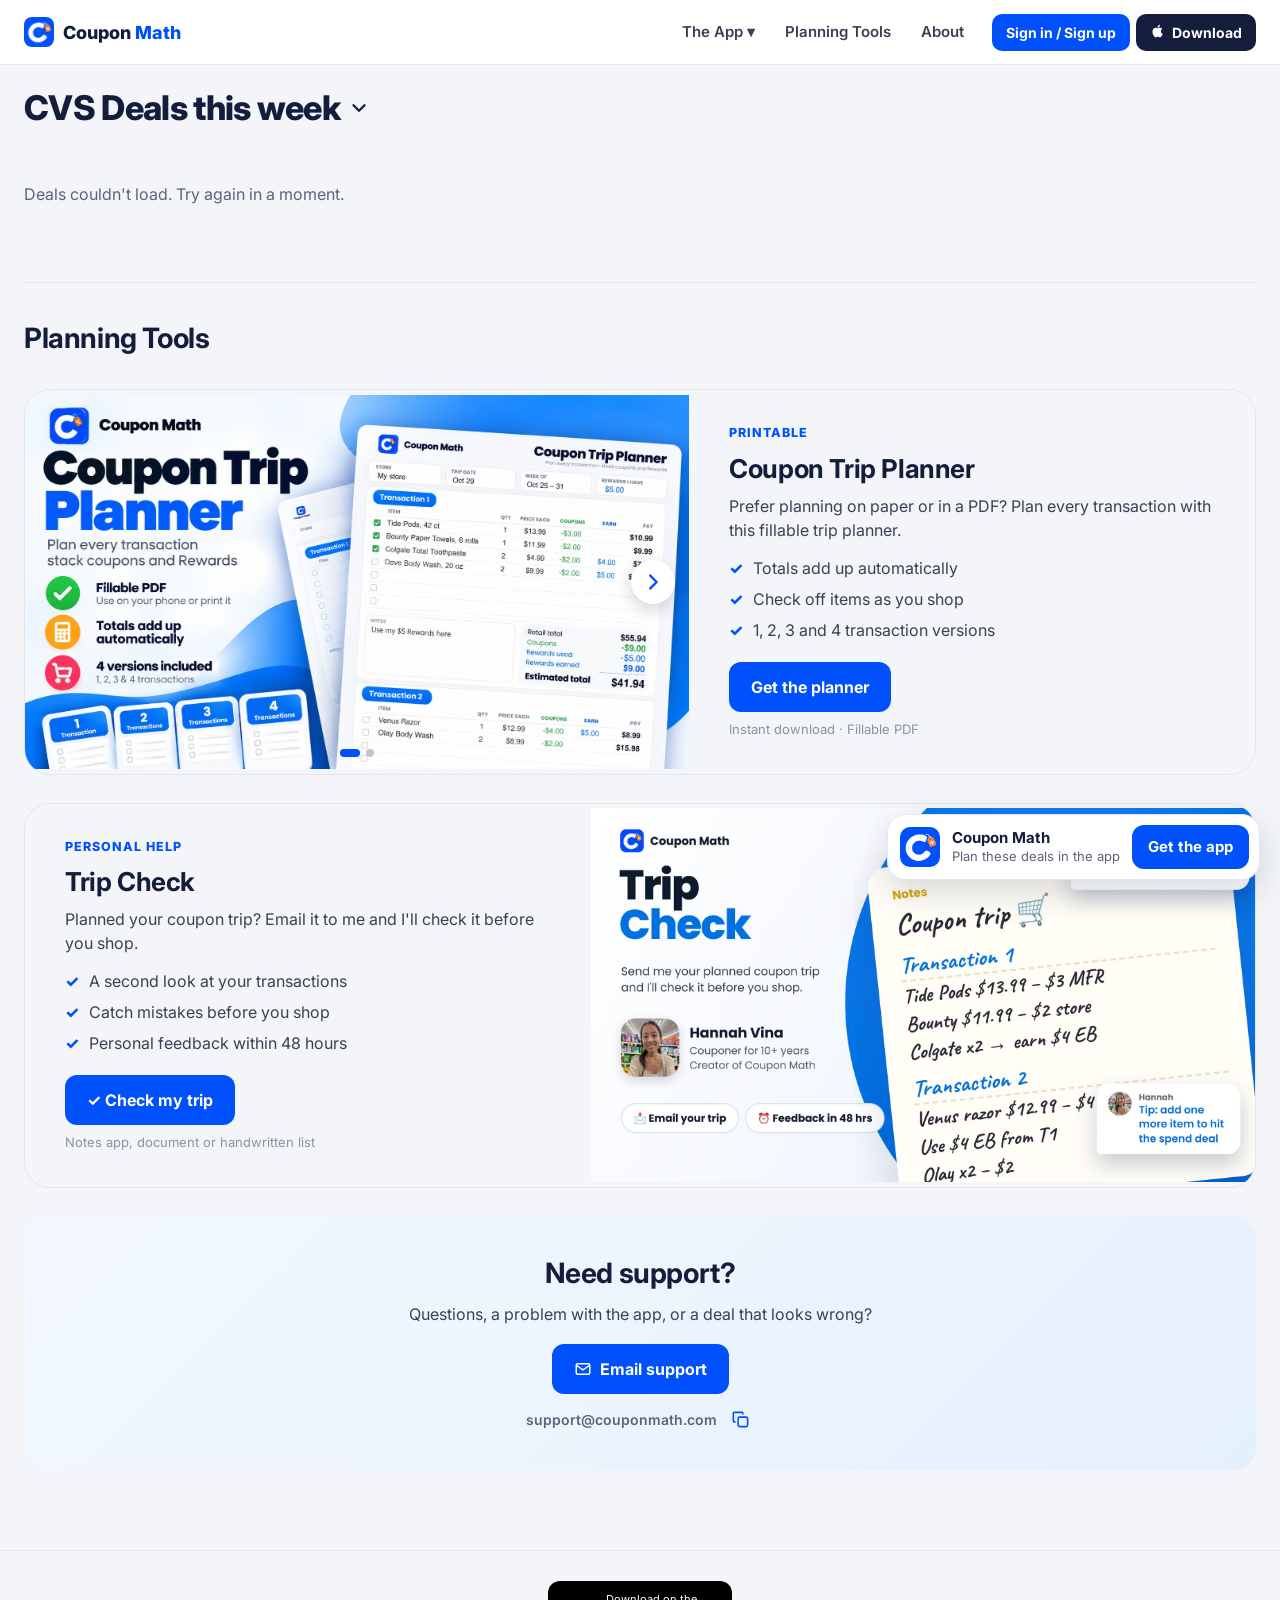
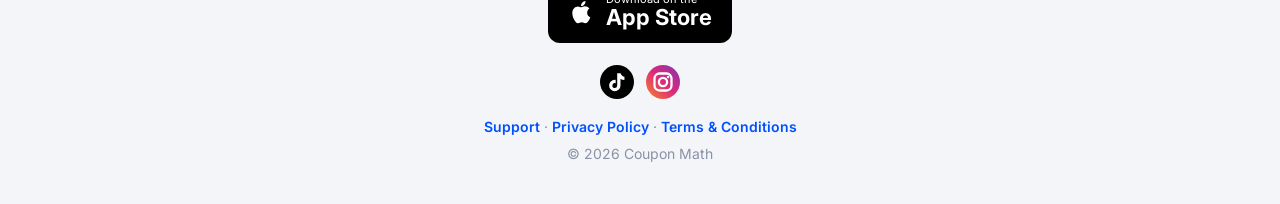
<file: index.html>
<!doctype html>
<html lang="en"><head><meta charset="utf-8"><meta name="viewport" content="width=device-width,initial-scale=1,viewport-fit=cover">
<title>Coupon Math · Plan your coupon trips</title><meta name="description" content="An app that helps you plan your coupon trips. Browse this week's deals, split them into transactions, and see your estimated total and rewards before you shop.">
<link rel="icon" href="/icon.png"><link rel="apple-touch-icon" href="/icon.png">
<meta property="og:title" content="Coupon Math · Plan your coupon trips"><meta property="og:description" content="An app that helps you plan your coupon trips, with estimated totals and rewards before you shop."><meta property="og:url" content="https://couponmath.com"><meta name="twitter:card" content="summary"><meta property="og:image" content="https://couponmath.com/icon.png">
<meta name="apple-itunes-app" content="app-id=6812436686">
<link rel="preconnect" href="https://fonts.googleapis.com"><link rel="stylesheet" href="https://fonts.googleapis.com/css2?family=Inter:wght@400;500;600;700;800&display=swap">
<link rel="stylesheet" href="/assets/site.css?v=26"><link rel="stylesheet" href="/assets/deals.css?v=28">
</head><body data-page="home" class="dealsPage">
<nav class="nav"><div class="wrap">
  <a class="brand" href="/"><img src="/icon.png" alt=""><span>Coupon <span class="lg">Math</span></span></a>
  <div class="links">
    <div class="mi" data-g="app"><button type="button" aria-haspopup="true">The App ▾</button><div class="drop"><div class="in"><a href="/take-a-look"><b>Take a look</b></a><a href="/updates"><b>Updates</b></a></div></div></div>
    <div class="mi" data-g="tools"><a href="/planning-tools">Planning Tools</a></div>
    <div class="mi" data-g="about"><a href="/about">About</a></div>
    <a class="si" href="/app/sign-up">Sign in / Sign up</a>
    <a class="dl toStore" href="https://apps.apple.com/app/id6812436686" target="_blank" rel="noopener"><svg viewBox="0 0 24 24" aria-hidden="true"><path fill="#fff" d="M16.4 12.6c0-2.4 2-3.5 2-3.6-1.1-1.6-2.8-1.8-3.4-1.8-1.4-.2-2.8.8-3.5.8s-1.9-.8-3.1-.8a4.6 4.6 0 0 0-3.9 2.4c-1.7 2.9-.4 7.2 1.2 9.6.8 1.2 1.7 2.5 3 2.4 1.2 0 1.6-.8 3.1-.8s1.8.8 3.1.8c1.3 0 2.1-1.2 2.9-2.4a10 10 0 0 0 1.3-2.7c0 0-2.6-1-2.7-3.9zM14 5.5c.7-.8 1.1-1.9 1-3-1 0-2.1.7-2.8 1.5-.6.7-1.2 1.8-1 2.9 1 .1 2.1-.6 2.8-1.4z"/></svg><span>Download</span></a>
  </div>
  <div class="pn ponly"><a class="dlp toStore" href="https://apps.apple.com/app/id6812436686" target="_blank" rel="noopener"><svg viewBox="0 0 24 24" aria-hidden="true"><path fill="#fff" d="M16.4 12.6c0-2.4 2-3.5 2-3.6-1.1-1.6-2.8-1.8-3.4-1.8-1.4-.2-2.8.8-3.5.8s-1.9-.8-3.1-.8a4.6 4.6 0 0 0-3.9 2.4c-1.7 2.9-.4 7.2 1.2 9.6.8 1.2 1.7 2.5 3 2.4 1.2 0 1.6-.8 3.1-.8s1.8.8 3.1.8c1.3 0 2.1-1.2 2.9-2.4a10 10 0 0 0 1.3-2.7c0 0-2.6-1-2.7-3.9zM14 5.5c.7-.8 1.1-1.9 1-3-1 0-2.1.7-2.8 1.5-.6.7-1.2 1.8-1 2.9 1 .1 2.1-.6 2.8-1.4z"/></svg><span>Download</span></a><a class="sil" href="/app/sign-up">Sign in / up</a><button class="ham" id="ham" type="button" aria-label="Menu" aria-expanded="false"><i></i><i></i><i></i></button></div>
</div>
<div class="pmenu" id="pmenu" hidden>
  <div class="g">THE APP</div><a href="/take-a-look" data-v="take-a-look"><b>Take a look</b></a><a href="/updates" data-v="updates"><b>Updates</b></a>
  <div class="sep"></div><a href="/planning-tools" data-v="planning-tools"><b>Planning Tools</b></a><a href="/about" data-v="about"><b>About</b></a><a href="/support" data-v="support"><b>Support</b></a>
</div>
</nav>
<main><section class="view on"><div class="wrap">
  <div class="dx">
    <div class="dxr">
      <div class="tt"><button type="button" id="storeBtn" aria-expanded="false" aria-controls="storePop"><h1><span id="dstore">CVS</span> Deals this week</h1><svg viewBox="0 0 24 24" fill="none" stroke="currentColor" stroke-width="2.6" stroke-linecap="round" stroke-linejoin="round" aria-hidden="true"><path d="M6 9l6 6 6-6"/></svg></button><div class="pop" id="storePop" role="status" hidden></div></div>
      <div class="wk"><span class="full" id="dwk"></span><span class="short" id="dwks"></span></div>
    </div>
    <div class="fl" id="chips" role="toolbar" aria-label="Filter deals"></div>
  </div>
  <section id="allDeals"><div class="empty">Loading this week's deals…</div></section>
  <h2 class="secth">Planning Tools</h2>
  <div class="stack" id="homeTools"></div>
  <div class="sup" id="needsup"><h3>Need support?</h3><p>Questions, a problem with the app, or a deal that looks wrong?</p>
    <a class="btn" href="mailto:support@couponmath.com"><svg width="18" height="18" viewBox="0 0 24 24" fill="none" stroke="currentColor" stroke-width="2"><rect x="3" y="5" width="18" height="14" rx="2"/><path d="M3 7l9 6 9-6"/></svg>Email support</a>
    <div class="em"><b data-em>support@couponmath.com</b><button type="button" data-cp class="cpi" aria-label="Copy email" title="Copy"><svg width="16" height="16" viewBox="0 0 24 24" fill="none" stroke="currentColor" stroke-width="2" stroke-linecap="round" stroke-linejoin="round"><rect x="9" y="9" width="12" height="12" rx="2"/><path d="M5 15H4a1 1 0 0 1-1-1V4a1 1 0 0 1 1-1h10a1 1 0 0 1 1 1v1"/></svg></button></div>
  </div>
</div></section></main>
<aside class="rail" aria-label="Get the app"><img class="ic" src="/icon.png" alt=""><div class="t">Plan these deals in the app</div><img class="qr" src="/media/qr-appstore.png" alt="QR code for the App Store"><small>Scan with your iPhone</small><a class="toStore" href="https://apps.apple.com/app/id6812436686" target="_blank" rel="noopener">App Store</a></aside>
<div class="gbar"><img src="/icon.png" alt=""><span><b>Coupon Math</b><small>Plan these deals in the app</small></span><a class="toStore" href="https://apps.apple.com/app/id6812436686" target="_blank" rel="noopener">Get the app</a></div>
<footer><div class="fdl"><a class="asb toStore" href="https://apps.apple.com/app/id6812436686" target="_blank" rel="noopener"><svg viewBox="0 0 24 24" aria-hidden="true"><path fill="#fff" d="M16.4 12.6c0-2.4 2-3.5 2-3.6-1.1-1.6-2.8-1.8-3.4-1.8-1.4-.2-2.8.8-3.5.8s-1.9-.8-3.1-.8a4.6 4.6 0 0 0-3.9 2.4c-1.7 2.9-.4 7.2 1.2 9.6.8 1.2 1.7 2.5 3 2.4 1.2 0 1.6-.8 3.1-.8s1.8.8 3.1.8c1.3 0 2.1-1.2 2.9-2.4a10 10 0 0 0 1.3-2.7c0 0-2.6-1-2.7-3.9zM14 5.5c.7-.8 1.1-1.9 1-3-1 0-2.1.7-2.8 1.5-.6.7-1.2 1.8-1 2.9 1 .1 2.1-.6 2.8-1.4z"/></svg><span><small>Download on the</small><b>App Store</b></span></a></div><div class="wrap">
  <div class="soc">
    <a href="https://www.tiktok.com/@hannah.vina" target="_blank" rel="noopener" aria-label="TikTok"><svg viewBox="0 0 24 24"><rect width="24" height="24" rx="12" fill="#010101"/><path d="M15.6 5.5c.4 1.3 1.4 2.3 2.7 2.6v2.3c-1 0-2-.3-2.8-.8v4.6a4 4 0 1 1-4-4c.2 0 .4 0 .6.1v2.4a1.7 1.7 0 1 0 1.1 1.6V5.5h2.4z" fill="#fff" transform="translate(-1.05 0.25)"/></svg></a>
    <a href="https://www.instagram.com/hannahvina_/" target="_blank" rel="noopener" aria-label="Instagram"><svg viewBox="0 0 24 24"><defs><linearGradient id="ig" x1="0" y1="1" x2="1" y2="0"><stop offset="0" stop-color="#F58529"/><stop offset=".5" stop-color="#DD2A7B"/><stop offset="1" stop-color="#8134AF"/></linearGradient></defs><rect width="24" height="24" rx="12" fill="url(#ig)"/><rect x="6" y="6" width="12" height="12" rx="3.5" fill="none" stroke="#fff" stroke-width="1.6"/><circle cx="12" cy="12" r="2.9" fill="none" stroke="#fff" stroke-width="1.6"/><circle cx="15.6" cy="8.4" r=".9" fill="#fff"/></svg></a>
  </div>
  <div class="l"><a href="/support">Support</a> · <a href="/privacy">Privacy Policy</a> · <a href="/terms">Terms &amp; Conditions</a></div>
  <div style="margin-top:6px">© 2026 Coupon Math</div>
</div></footer>
<div class="ov" id="ov" hidden><video id="ovv" src="/media/planner-video.mp4" muted loop playsinline></video><button class="x" id="ovx" type="button" aria-label="Close">✕</button></div>
<script src="https://gumroad.com/js/gumroad.js"></script>
<script src="/assets/site.js?v=16"></script>
<script src="/assets/deals.js?v=28"></script>
</body></html>
</file>
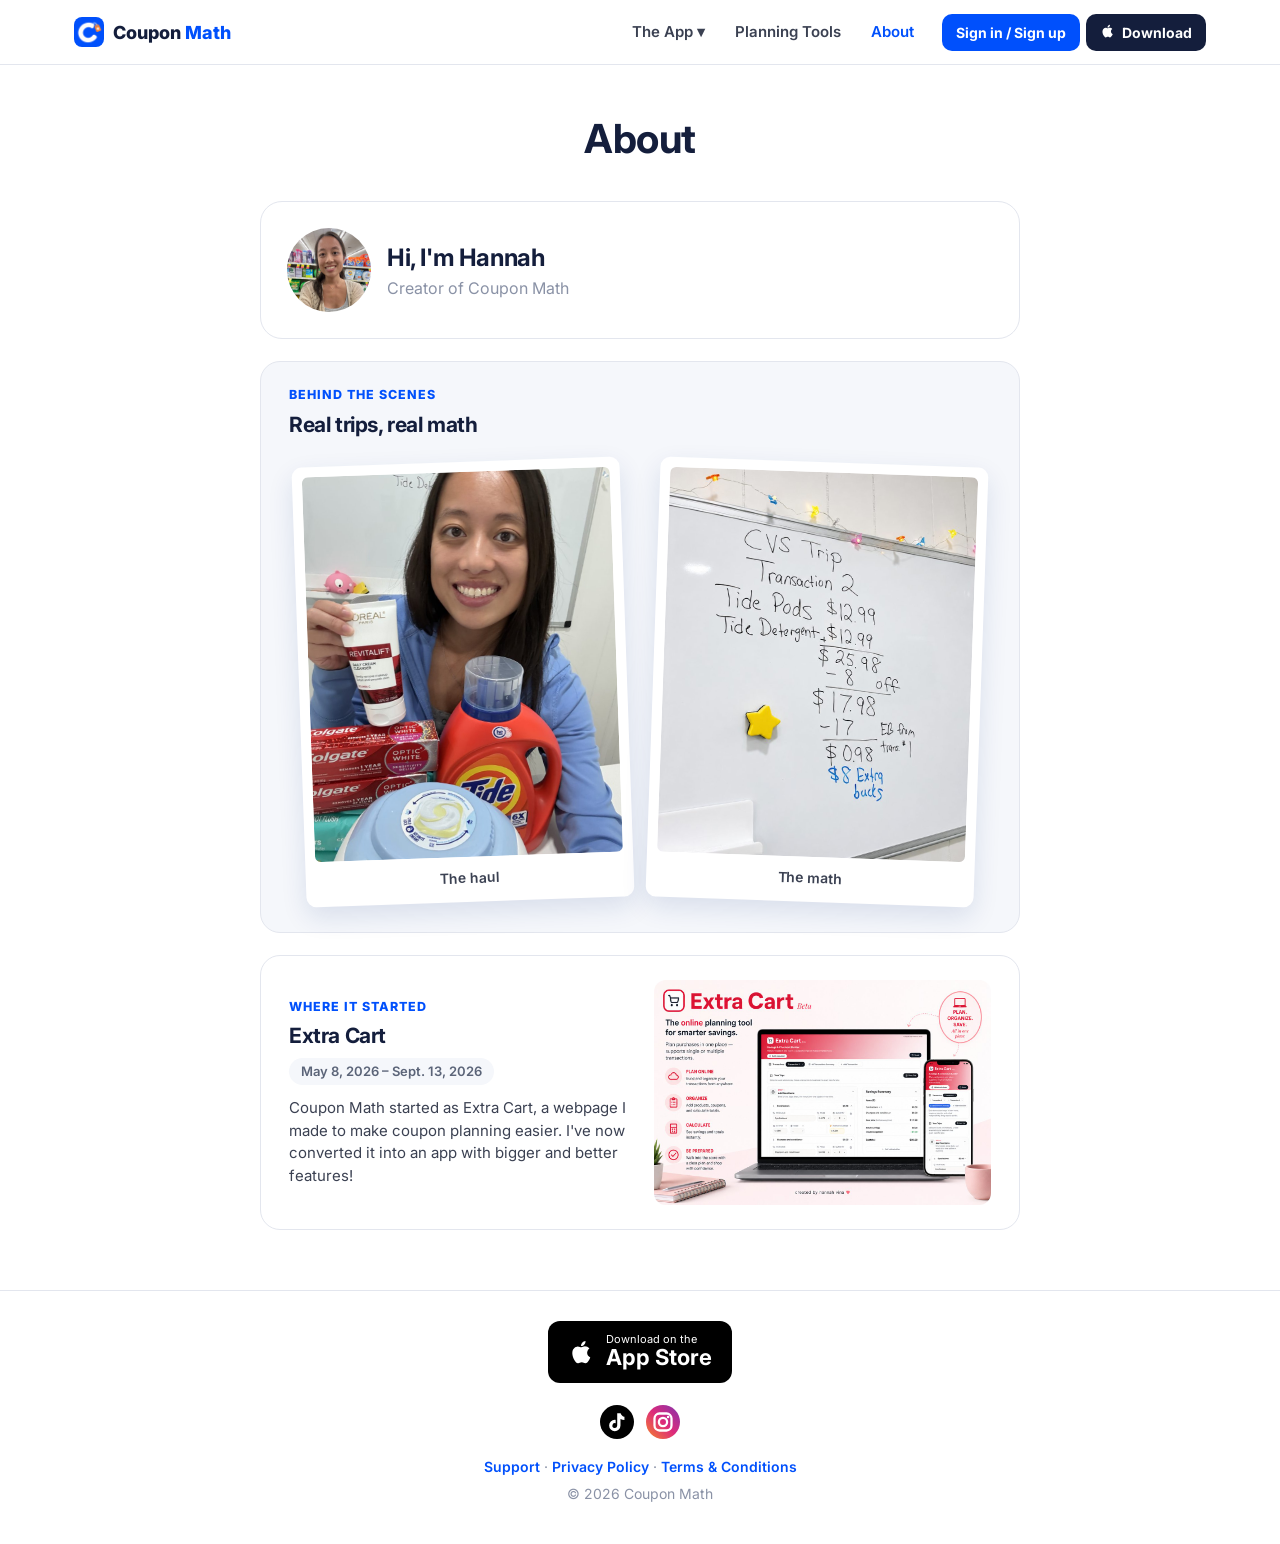
<file: about.html>
<!doctype html>
<html lang="en"><head><meta charset="utf-8"><meta name="viewport" content="width=device-width,initial-scale=1,viewport-fit=cover">
<title>About · Coupon Math</title><meta name="description" content="An app that helps you plan your coupon trips. Browse this week's deals, split them into transactions, and see your estimated total and rewards before you shop.">
<link rel="icon" href="/icon.png"><link rel="apple-touch-icon" href="/icon.png">
<meta property="og:title" content="About · Coupon Math"><meta property="og:description" content="An app that helps you plan your coupon trips, with estimated totals and rewards before you shop."><meta property="og:url" content="https://couponmath.com/about"><meta name="twitter:card" content="summary"><meta property="og:image" content="https://couponmath.com/icon.png">
<meta name="apple-itunes-app" content="app-id=6812436686">
<link rel="preconnect" href="https://fonts.googleapis.com"><link rel="stylesheet" href="https://fonts.googleapis.com/css2?family=Inter:wght@400;500;600;700;800&display=swap">
<link rel="stylesheet" href="/assets/site.css?v=26">
</head><body data-page="about">
<nav class="nav"><div class="wrap">
  <a class="brand" href="/"><img src="/icon.png" alt=""><span>Coupon <span class="lg">Math</span></span></a>
  <div class="links">
    <div class="mi" data-g="app"><button type="button" aria-haspopup="true">The App ▾</button><div class="drop"><div class="in"><a href="/take-a-look"><b>Take a look</b></a><a href="/updates"><b>Updates</b></a></div></div></div>
    <div class="mi" data-g="tools"><a href="/planning-tools">Planning Tools</a></div>
    <div class="mi" data-g="about"><a href="/about">About</a></div>
    <a class="si" href="/app/sign-up">Sign in / Sign up</a>
    <a class="dl toStore" href="https://apps.apple.com/app/id6812436686" target="_blank" rel="noopener"><svg viewBox="0 0 24 24" aria-hidden="true"><path fill="#fff" d="M16.4 12.6c0-2.4 2-3.5 2-3.6-1.1-1.6-2.8-1.8-3.4-1.8-1.4-.2-2.8.8-3.5.8s-1.9-.8-3.1-.8a4.6 4.6 0 0 0-3.9 2.4c-1.7 2.9-.4 7.2 1.2 9.6.8 1.2 1.7 2.5 3 2.4 1.2 0 1.6-.8 3.1-.8s1.8.8 3.1.8c1.3 0 2.1-1.2 2.9-2.4a10 10 0 0 0 1.3-2.7c0 0-2.6-1-2.7-3.9zM14 5.5c.7-.8 1.1-1.9 1-3-1 0-2.1.7-2.8 1.5-.6.7-1.2 1.8-1 2.9 1 .1 2.1-.6 2.8-1.4z"/></svg><span>Download</span></a>
  </div>
  <div class="pn ponly"><a class="dlp toStore" href="https://apps.apple.com/app/id6812436686" target="_blank" rel="noopener"><svg viewBox="0 0 24 24" aria-hidden="true"><path fill="#fff" d="M16.4 12.6c0-2.4 2-3.5 2-3.6-1.1-1.6-2.8-1.8-3.4-1.8-1.4-.2-2.8.8-3.5.8s-1.9-.8-3.1-.8a4.6 4.6 0 0 0-3.9 2.4c-1.7 2.9-.4 7.2 1.2 9.6.8 1.2 1.7 2.5 3 2.4 1.2 0 1.6-.8 3.1-.8s1.8.8 3.1.8c1.3 0 2.1-1.2 2.9-2.4a10 10 0 0 0 1.3-2.7c0 0-2.6-1-2.7-3.9zM14 5.5c.7-.8 1.1-1.9 1-3-1 0-2.1.7-2.8 1.5-.6.7-1.2 1.8-1 2.9 1 .1 2.1-.6 2.8-1.4z"/></svg><span>Download</span></a><a class="sil" href="/app/sign-up">Sign in / up</a><button class="ham" id="ham" type="button" aria-label="Menu" aria-expanded="false"><i></i><i></i><i></i></button></div>
</div>
<div class="pmenu" id="pmenu" hidden>
  <div class="g">THE APP</div><a href="/take-a-look" data-v="take-a-look"><b>Take a look</b></a><a href="/updates" data-v="updates"><b>Updates</b></a>
  <div class="sep"></div><a href="/planning-tools" data-v="planning-tools"><b>Planning Tools</b></a><a href="/about" data-v="about"><b>About</b></a><a href="/support" data-v="support"><b>Support</b></a>
</div>
</nav>
<main><section class="view on"><div class="wrap">
  <div class="ptitle"><h2>About</h2></div>
  <div class="me"><div class="mh"><img id="photo" data-photo src="/hannah.jpg" alt="Hannah Vina"><div><h3 id="aboutTitle">Hi, I'm Hannah</h3><div id="subtitle">Creator of Coupon Math</div></div></div><div id="aboutText" hidden></div></div>
  <div class="bts"><div class="eck">BEHIND THE SCENES</div><h3>Real trips, real math</h3><div class="ph"><figure><img src="/about-haul.jpg" alt="Hannah holding a CVS haul" loading="lazy"><figcaption>The haul</figcaption></figure><figure><img src="/about-math.jpg" alt="Whiteboard with the math for a CVS trip" loading="lazy"><figcaption>The math</figcaption></figure></div></div>
  <div class="ec"><div><div class="eck">WHERE IT STARTED</div><h3>Extra Cart</h3><span class="dt">May 8, 2026 – Sept. 13, 2026</span><p>Coupon Math started as Extra Cart, a webpage I made to make coupon planning easier. I've now converted it into an app with bigger and better features!</p></div><img src="/extracart.jpg" alt="Extra Cart"></div>
</div></section></main>
<footer><div class="fdl"><a class="asb toStore" href="https://apps.apple.com/app/id6812436686" target="_blank" rel="noopener"><svg viewBox="0 0 24 24" aria-hidden="true"><path fill="#fff" d="M16.4 12.6c0-2.4 2-3.5 2-3.6-1.1-1.6-2.8-1.8-3.4-1.8-1.4-.2-2.8.8-3.5.8s-1.9-.8-3.1-.8a4.6 4.6 0 0 0-3.9 2.4c-1.7 2.9-.4 7.2 1.2 9.6.8 1.2 1.7 2.5 3 2.4 1.2 0 1.6-.8 3.1-.8s1.8.8 3.1.8c1.3 0 2.1-1.2 2.9-2.4a10 10 0 0 0 1.3-2.7c0 0-2.6-1-2.7-3.9zM14 5.5c.7-.8 1.1-1.9 1-3-1 0-2.1.7-2.8 1.5-.6.7-1.2 1.8-1 2.9 1 .1 2.1-.6 2.8-1.4z"/></svg><span><small>Download on the</small><b>App Store</b></span></a></div><div class="wrap">
  <div class="soc">
    <a href="https://www.tiktok.com/@hannah.vina" target="_blank" rel="noopener" aria-label="TikTok"><svg viewBox="0 0 24 24"><rect width="24" height="24" rx="12" fill="#010101"/><path d="M15.6 5.5c.4 1.3 1.4 2.3 2.7 2.6v2.3c-1 0-2-.3-2.8-.8v4.6a4 4 0 1 1-4-4c.2 0 .4 0 .6.1v2.4a1.7 1.7 0 1 0 1.1 1.6V5.5h2.4z" fill="#fff" transform="translate(-1.05 0.25)"/></svg></a>
    <a href="https://www.instagram.com/hannahvina_/" target="_blank" rel="noopener" aria-label="Instagram"><svg viewBox="0 0 24 24"><defs><linearGradient id="ig" x1="0" y1="1" x2="1" y2="0"><stop offset="0" stop-color="#F58529"/><stop offset=".5" stop-color="#DD2A7B"/><stop offset="1" stop-color="#8134AF"/></linearGradient></defs><rect width="24" height="24" rx="12" fill="url(#ig)"/><rect x="6" y="6" width="12" height="12" rx="3.5" fill="none" stroke="#fff" stroke-width="1.6"/><circle cx="12" cy="12" r="2.9" fill="none" stroke="#fff" stroke-width="1.6"/><circle cx="15.6" cy="8.4" r=".9" fill="#fff"/></svg></a>
  </div>
  <div class="l"><a href="/support">Support</a> · <a href="/privacy">Privacy Policy</a> · <a href="/terms">Terms &amp; Conditions</a></div>
  <div style="margin-top:6px">© 2026 Coupon Math</div>
</div></footer>

<script src="/assets/site.js?v=16"></script>
</body></html>
</file>
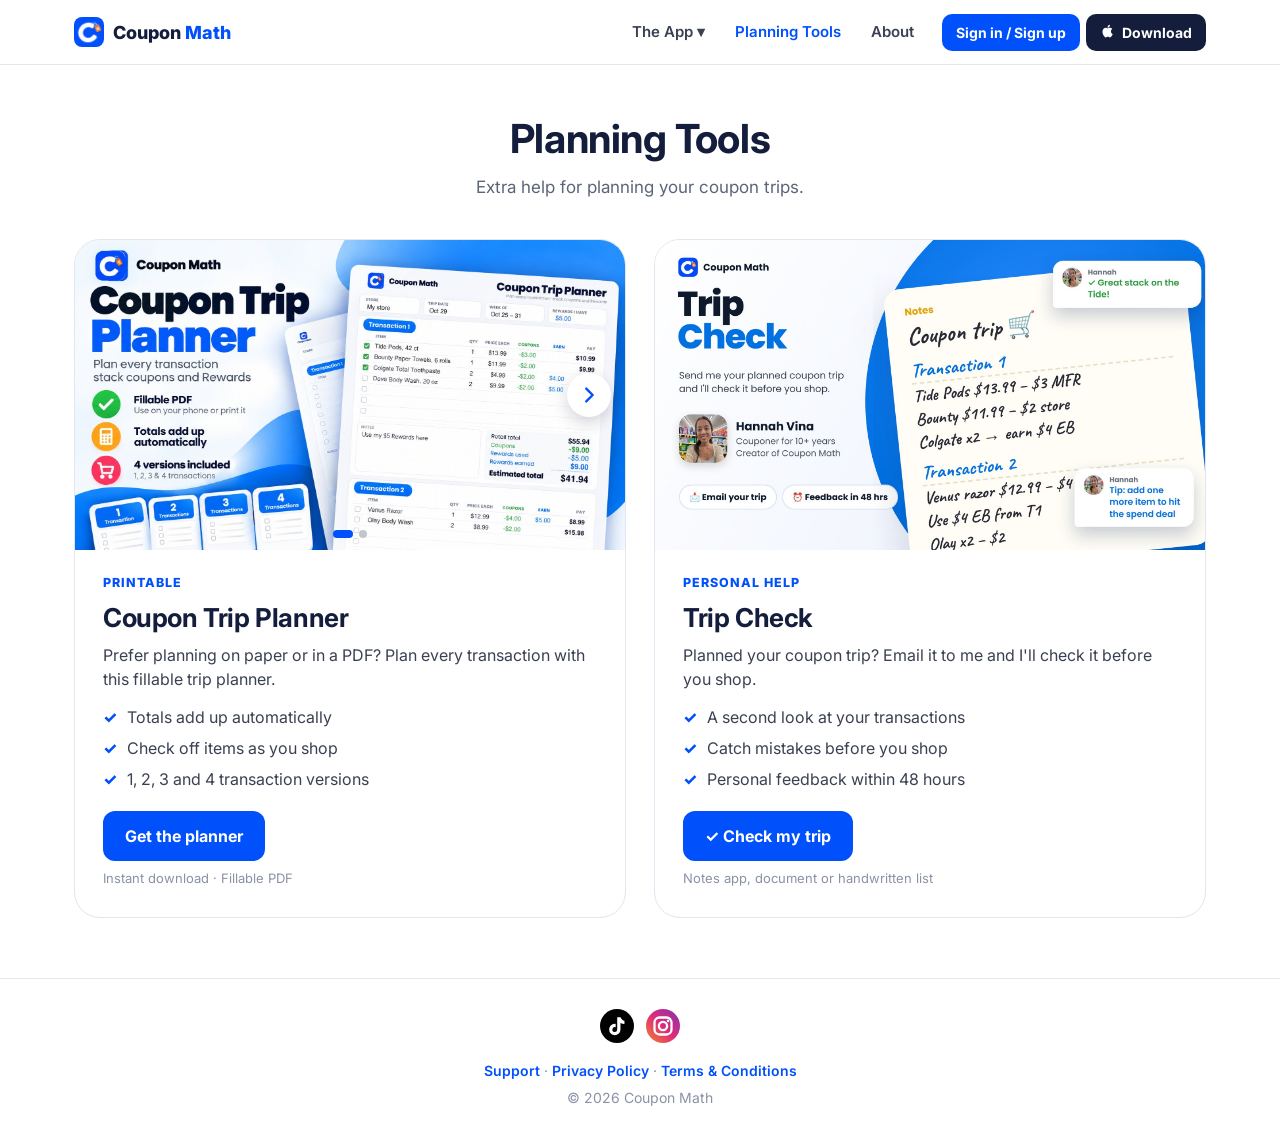
<file: planning-tools.html>
<!doctype html>
<html lang="en"><head><meta charset="utf-8"><meta name="viewport" content="width=device-width,initial-scale=1,viewport-fit=cover">
<title>Planning Tools · Coupon Math</title><meta name="description" content="An app that helps you plan your coupon trips. Browse this week's deals, split them into transactions, and see your estimated total and rewards before you shop.">
<link rel="icon" href="/icon.png"><link rel="apple-touch-icon" href="/icon.png">
<meta property="og:title" content="Planning Tools · Coupon Math"><meta property="og:description" content="An app that helps you plan your coupon trips, with estimated totals and rewards before you shop."><meta property="og:url" content="https://couponmath.com/planning-tools"><meta name="twitter:card" content="summary"><meta property="og:image" content="https://couponmath.com/icon.png">
<meta name="apple-itunes-app" content="app-id=6812436686">
<link rel="preconnect" href="https://fonts.googleapis.com"><link rel="stylesheet" href="https://fonts.googleapis.com/css2?family=Inter:wght@400;500;600;700;800&display=swap">
<link rel="stylesheet" href="/assets/site.css?v=26">
</head><body data-page="planning-tools">
<nav class="nav"><div class="wrap">
  <a class="brand" href="/"><img src="/icon.png" alt=""><span>Coupon <span class="lg">Math</span></span></a>
  <div class="links">
    <div class="mi" data-g="app"><button type="button" aria-haspopup="true">The App ▾</button><div class="drop"><div class="in"><a href="/take-a-look"><b>Take a look</b></a><a href="/updates"><b>Updates</b></a></div></div></div>
    <div class="mi" data-g="tools"><a href="/planning-tools">Planning Tools</a></div>
    <div class="mi" data-g="about"><a href="/about">About</a></div>
    <a class="si" href="/app/sign-up">Sign in / Sign up</a>
    <a class="dl toStore" href="https://apps.apple.com/app/id6812436686" target="_blank" rel="noopener"><svg viewBox="0 0 24 24" aria-hidden="true"><path fill="#fff" d="M16.4 12.6c0-2.4 2-3.5 2-3.6-1.1-1.6-2.8-1.8-3.4-1.8-1.4-.2-2.8.8-3.5.8s-1.9-.8-3.1-.8a4.6 4.6 0 0 0-3.9 2.4c-1.7 2.9-.4 7.2 1.2 9.6.8 1.2 1.7 2.5 3 2.4 1.2 0 1.6-.8 3.1-.8s1.8.8 3.1.8c1.3 0 2.1-1.2 2.9-2.4a10 10 0 0 0 1.3-2.7c0 0-2.6-1-2.7-3.9zM14 5.5c.7-.8 1.1-1.9 1-3-1 0-2.1.7-2.8 1.5-.6.7-1.2 1.8-1 2.9 1 .1 2.1-.6 2.8-1.4z"/></svg><span>Download</span></a>
  </div>
  <div class="pn ponly"><a class="dlp toStore" href="https://apps.apple.com/app/id6812436686" target="_blank" rel="noopener"><svg viewBox="0 0 24 24" aria-hidden="true"><path fill="#fff" d="M16.4 12.6c0-2.4 2-3.5 2-3.6-1.1-1.6-2.8-1.8-3.4-1.8-1.4-.2-2.8.8-3.5.8s-1.9-.8-3.1-.8a4.6 4.6 0 0 0-3.9 2.4c-1.7 2.9-.4 7.2 1.2 9.6.8 1.2 1.7 2.5 3 2.4 1.2 0 1.6-.8 3.1-.8s1.8.8 3.1.8c1.3 0 2.1-1.2 2.9-2.4a10 10 0 0 0 1.3-2.7c0 0-2.6-1-2.7-3.9zM14 5.5c.7-.8 1.1-1.9 1-3-1 0-2.1.7-2.8 1.5-.6.7-1.2 1.8-1 2.9 1 .1 2.1-.6 2.8-1.4z"/></svg><span>Download</span></a><a class="sil" href="/app/sign-up">Sign in / up</a><button class="ham" id="ham" type="button" aria-label="Menu" aria-expanded="false"><i></i><i></i><i></i></button></div>
</div>
<div class="pmenu" id="pmenu" hidden>
  <div class="g">THE APP</div><a href="/take-a-look" data-v="take-a-look"><b>Take a look</b></a><a href="/updates" data-v="updates"><b>Updates</b></a>
  <div class="sep"></div><a href="/planning-tools" data-v="planning-tools"><b>Planning Tools</b></a><a href="/about" data-v="about"><b>About</b></a><a href="/support" data-v="support"><b>Support</b></a>
</div>
</nav>
<main><section class="view on"><div class="wrap">
  <div class="ptitle"><h2>Planning Tools</h2><p>Extra help for planning your coupon trips.</p></div>
  <div class="two" id="toolsPage"></div>
</div></section></main>
<footer><div class="wrap">
  <div class="soc">
    <a href="https://www.tiktok.com/@hannah.vina" target="_blank" rel="noopener" aria-label="TikTok"><svg viewBox="0 0 24 24"><rect width="24" height="24" rx="12" fill="#010101"/><path d="M15.6 5.5c.4 1.3 1.4 2.3 2.7 2.6v2.3c-1 0-2-.3-2.8-.8v4.6a4 4 0 1 1-4-4c.2 0 .4 0 .6.1v2.4a1.7 1.7 0 1 0 1.1 1.6V5.5h2.4z" fill="#fff" transform="translate(-1.05 0.25)"/></svg></a>
    <a href="https://www.instagram.com/hannahvina_/" target="_blank" rel="noopener" aria-label="Instagram"><svg viewBox="0 0 24 24"><defs><linearGradient id="ig" x1="0" y1="1" x2="1" y2="0"><stop offset="0" stop-color="#F58529"/><stop offset=".5" stop-color="#DD2A7B"/><stop offset="1" stop-color="#8134AF"/></linearGradient></defs><rect width="24" height="24" rx="12" fill="url(#ig)"/><rect x="6" y="6" width="12" height="12" rx="3.5" fill="none" stroke="#fff" stroke-width="1.6"/><circle cx="12" cy="12" r="2.9" fill="none" stroke="#fff" stroke-width="1.6"/><circle cx="15.6" cy="8.4" r=".9" fill="#fff"/></svg></a>
  </div>
  <div class="l"><a href="/support">Support</a> · <a href="/privacy">Privacy Policy</a> · <a href="/terms">Terms &amp; Conditions</a></div>
  <div style="margin-top:6px">© 2026 Coupon Math</div>
</div></footer>
<div class="ov" id="ov" hidden><video id="ovv" src="/media/planner-video.mp4" muted loop playsinline></video><button class="x" id="ovx" type="button" aria-label="Close">✕</button></div>
<script src="https://gumroad.com/js/gumroad.js"></script>
<script src="/assets/site.js?v=16"></script>
</body></html>
</file>
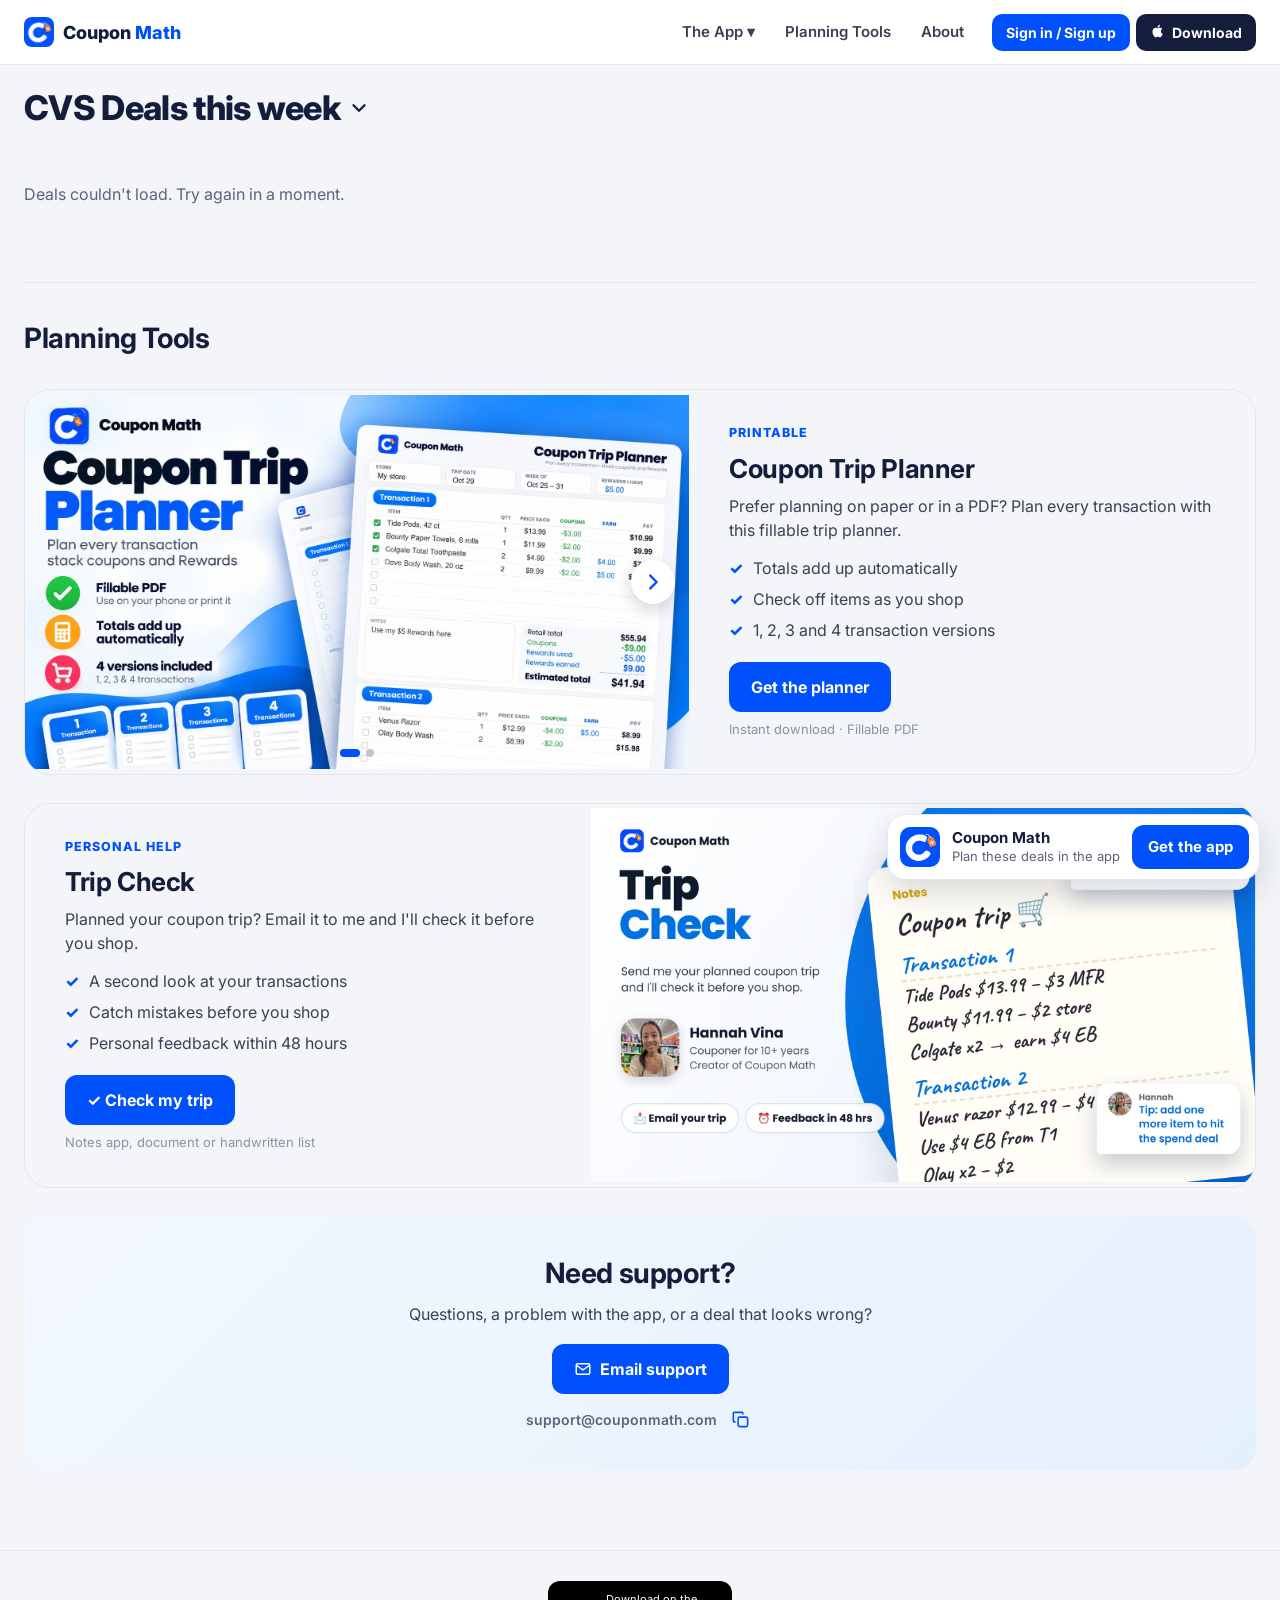
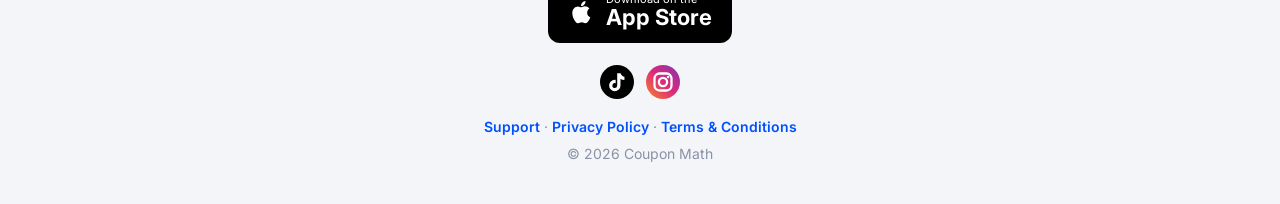
<file: preview.html>
<!doctype html>
<html lang="en"><head><meta charset="utf-8"><title>Coupon Math</title><meta name="robots" content="noindex"><meta http-equiv="refresh" content="0; url=/"><script>location.replace('/')</script></head><body><a href="/">Coupon Math</a></body></html>
</file>
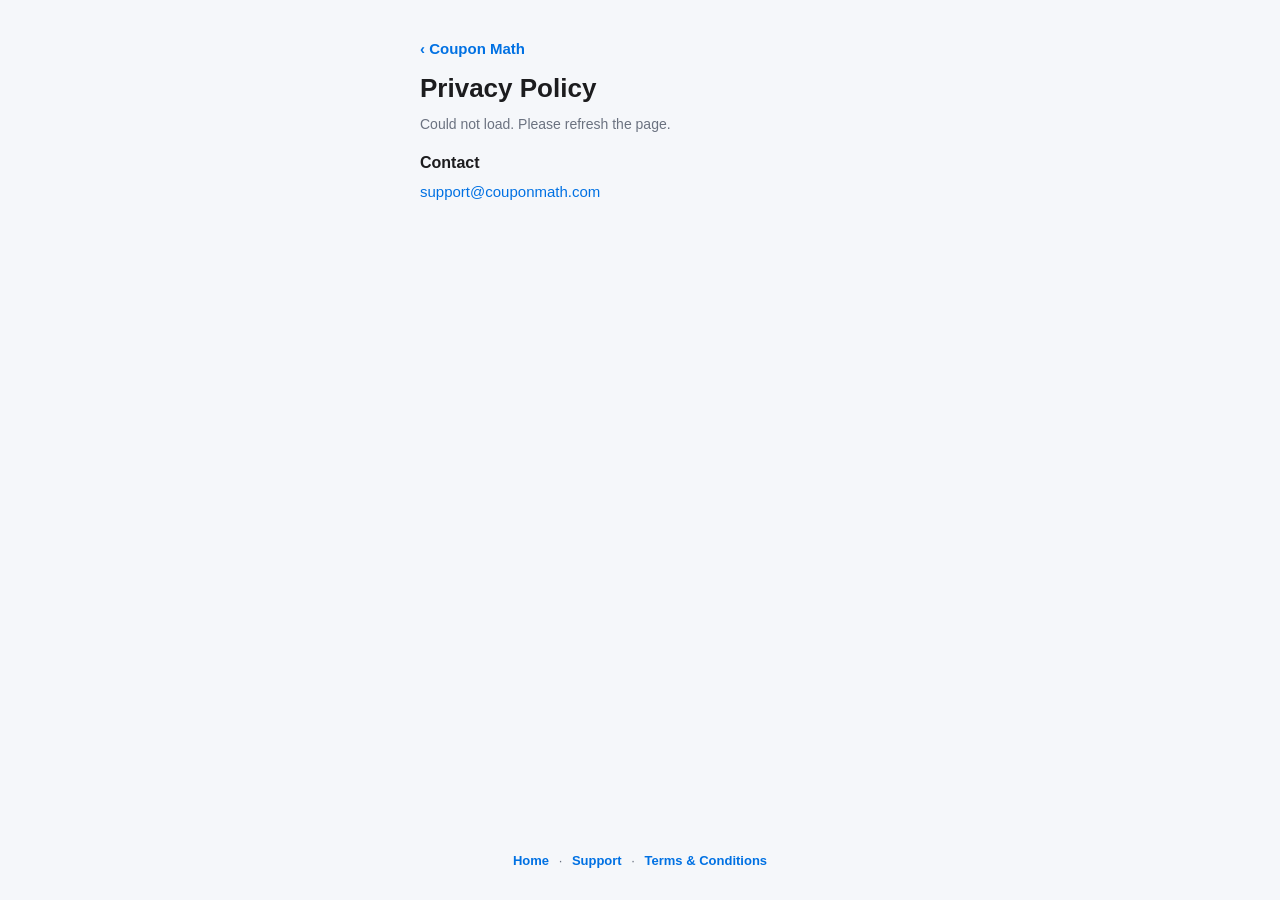
<file: privacy.html>
<!doctype html>
<html lang="en"><head><meta charset="utf-8"><meta name="viewport" content="width=device-width,initial-scale=1">
<title>Privacy Policy · Coupon Math</title><meta name="description" content="Plan your shopping trips in minutes.">
<link rel="icon" href="/icon.png"><link rel="apple-touch-icon" href="/icon.png">
<meta property="og:title" content="Coupon Math"><meta property="og:description" content="Plan your shopping trips in minutes."><meta property="og:image" content="https://couponmath.com/icon.png">
<style>*{box-sizing:border-box;margin:0;padding:0}
:root{--blue:#0071E3;--text:#1C1C1E;--muted:#6B7280;--line:#E5E7EB;--bg:#F5F7FA}
html{-webkit-text-size-adjust:100%}
body{font-family:-apple-system,BlinkMacSystemFont,"SF Pro Text","Helvetica Neue",Arial,sans-serif;background:var(--bg);color:var(--text);min-height:100vh;display:flex;flex-direction:column}
main{flex:1;width:100%;max-width:480px;margin:0 auto;padding:40px 20px 24px}
a{color:var(--blue);text-decoration:none}
.center{text-align:center}
.icon{width:96px;height:96px;border-radius:22px;box-shadow:0 6px 18px rgba(0,113,227,.25)}
h1{font-size:28px;font-weight:800;margin-top:14px}
.tag{color:var(--muted);font-size:16px;margin-top:4px}
.blurb{font-size:15px;color:#374151;margin:18px auto 24px;line-height:1.5;max-width:400px;text-wrap:balance}
.btn{display:flex;align-items:center;justify-content:center;gap:10px;width:100%;border-radius:14px;padding:16px;font-weight:700;font-size:16px;margin-bottom:12px;background:#fff;border:1px solid var(--line);color:var(--text);cursor:pointer;font-family:inherit}
.btn:active{opacity:.8}
.btn.primary{background:var(--blue);border-color:var(--blue);color:#fff}
.btn.notify{background:#E8F2FC;border-color:#B5D5F5;color:var(--blue)}
.btn svg{width:24px;height:24px;flex-shrink:0}
footer{text-align:center;font-size:13px;color:var(--muted);padding:18px 16px 28px}
footer a{margin:0 6px;font-weight:600;display:inline-block;padding:4px 0}
.back{display:inline-block;font-weight:600;font-size:15px;margin-bottom:16px}
h2{font-size:26px;font-weight:800;margin-bottom:8px}
.p{font-size:15px;color:#374151;line-height:1.55;margin-bottom:16px}
.h3{font-weight:800;font-size:16px;margin:18px 0 8px}
.card{background:#fff;border:1px solid var(--line);border-radius:14px;padding:14px 16px}
.mail{font-weight:700;font-size:16px}
.li{padding:12px 0;border-bottom:1px solid #F1F3F5}.li:last-child{border:0}
.li b{display:block;font-size:15.5px}.li span{font-size:14px;color:#4B5563}
.legal{white-space:pre-wrap;font-size:15px;line-height:1.6;color:#374151}
.muted{color:var(--muted);font-size:14px}
.modal{position:fixed;inset:0;background:rgba(0,0,0,.45);display:none;align-items:flex-end;justify-content:center;z-index:10}
.modal.open{display:flex}
.sheet{background:#fff;width:100%;max-width:560px;height:88vh;border-radius:18px 18px 0 0;display:flex;flex-direction:column;overflow:hidden}
@media(min-width:640px){.modal{align-items:center}.sheet{border-radius:18px;height:80vh}}
.sh{display:flex;align-items:center;justify-content:space-between;padding:14px 16px;border-bottom:1px solid var(--line);font-weight:800;font-size:17px}
.x{width:32px;height:32px;border-radius:16px;background:#F1F3F5;border:0;font-size:16px;color:#4B5563;cursor:pointer}
iframe{flex:1;width:100%;border:0}
</style></head><body>
<main>
<a class="back" href="/">‹ Coupon Math</a>
<h2>Privacy Policy</h2>
<p class="muted" id="updated"></p>
<div class="legal" id="text"><span class="muted">Loading…</span></div>
<div class="h3">Contact</div>
<p class="p"><a href="mailto:support@couponmath.com">support@couponmath.com</a></p>
</main>
<footer><a href="/">Home</a> · <a href="/support">Support</a> · <a href="/terms">Terms &amp; Conditions</a></footer>
<script>
// Same text as in the app (edited in the app's admin), loaded live
fetch("https://noylxdmcugembxnwpipb.supabase.co/rest/v1/app_content?key=eq.privacy_policy&select=content,updated_at", { headers: { apikey: "sb_publishable_Til6cvd0tAebF5CKhA9qWw_Lx4ygo6P", Authorization: "Bearer sb_publishable_Til6cvd0tAebF5CKhA9qWw_Lx4ygo6P" } })
  .then(function (r) { return r.json(); })
  .then(function (rows) {
    var row = rows && rows[0];
    var el = document.getElementById('text');
    if (!row || !row.content) { el.innerHTML = '<span class="muted">Not available right now. Please try again later.</span>'; return; }
    el.textContent = row.content;
    if (row.updated_at) document.getElementById('updated').textContent = 'Last updated ' + new Date(row.updated_at).toLocaleDateString('en-US', { month: 'long', day: 'numeric', year: 'numeric' });
  })
  .catch(function () { document.getElementById('text').innerHTML = '<span class="muted">Could not load. Please refresh the page.</span>'; });
</script>
</body></html>
</file>
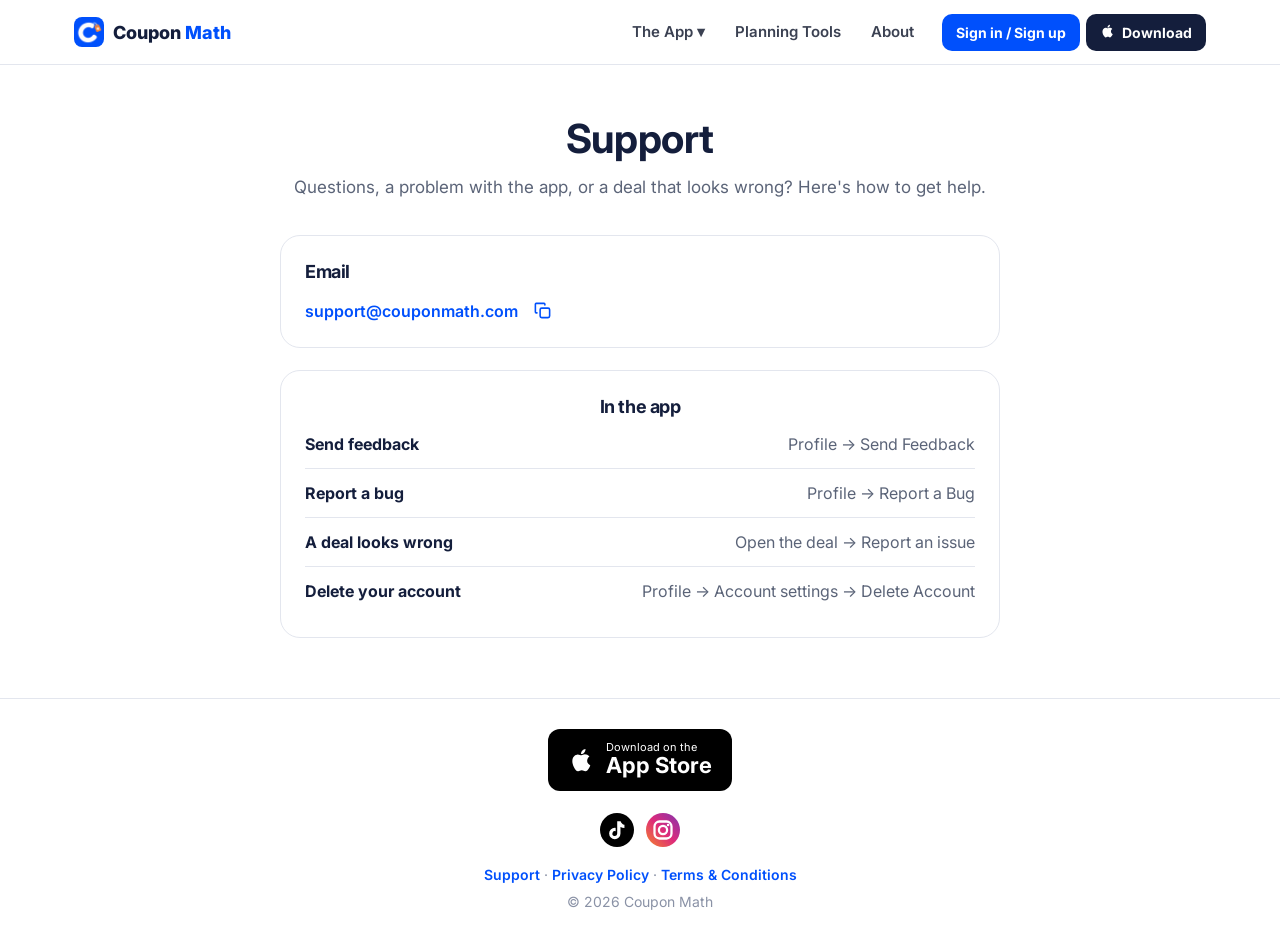
<file: support.html>
<!doctype html>
<html lang="en"><head><meta charset="utf-8"><meta name="viewport" content="width=device-width,initial-scale=1,viewport-fit=cover">
<title>Support · Coupon Math</title><meta name="description" content="An app that helps you plan your coupon trips. Browse this week's deals, split them into transactions, and see your estimated total and rewards before you shop.">
<link rel="icon" href="/icon.png"><link rel="apple-touch-icon" href="/icon.png">
<meta property="og:title" content="Support · Coupon Math"><meta property="og:description" content="An app that helps you plan your coupon trips, with estimated totals and rewards before you shop."><meta property="og:url" content="https://couponmath.com/support"><meta name="twitter:card" content="summary"><meta property="og:image" content="https://couponmath.com/icon.png">
<meta name="apple-itunes-app" content="app-id=6812436686">
<link rel="preconnect" href="https://fonts.googleapis.com"><link rel="stylesheet" href="https://fonts.googleapis.com/css2?family=Inter:wght@400;500;600;700;800&display=swap">
<link rel="stylesheet" href="/assets/site.css?v=26">
</head><body data-page="support">
<nav class="nav"><div class="wrap">
  <a class="brand" href="/"><img src="/icon.png" alt=""><span>Coupon <span class="lg">Math</span></span></a>
  <div class="links">
    <div class="mi" data-g="app"><button type="button" aria-haspopup="true">The App ▾</button><div class="drop"><div class="in"><a href="/take-a-look"><b>Take a look</b></a><a href="/updates"><b>Updates</b></a></div></div></div>
    <div class="mi" data-g="tools"><a href="/planning-tools">Planning Tools</a></div>
    <div class="mi" data-g="about"><a href="/about">About</a></div>
    <a class="si" href="/app/sign-up">Sign in / Sign up</a>
    <a class="dl toStore" href="https://apps.apple.com/app/id6812436686" target="_blank" rel="noopener"><svg viewBox="0 0 24 24" aria-hidden="true"><path fill="#fff" d="M16.4 12.6c0-2.4 2-3.5 2-3.6-1.1-1.6-2.8-1.8-3.4-1.8-1.4-.2-2.8.8-3.5.8s-1.9-.8-3.1-.8a4.6 4.6 0 0 0-3.9 2.4c-1.7 2.9-.4 7.2 1.2 9.6.8 1.2 1.7 2.5 3 2.4 1.2 0 1.6-.8 3.1-.8s1.8.8 3.1.8c1.3 0 2.1-1.2 2.9-2.4a10 10 0 0 0 1.3-2.7c0 0-2.6-1-2.7-3.9zM14 5.5c.7-.8 1.1-1.9 1-3-1 0-2.1.7-2.8 1.5-.6.7-1.2 1.8-1 2.9 1 .1 2.1-.6 2.8-1.4z"/></svg><span>Download</span></a>
  </div>
  <div class="pn ponly"><a class="dlp toStore" href="https://apps.apple.com/app/id6812436686" target="_blank" rel="noopener"><svg viewBox="0 0 24 24" aria-hidden="true"><path fill="#fff" d="M16.4 12.6c0-2.4 2-3.5 2-3.6-1.1-1.6-2.8-1.8-3.4-1.8-1.4-.2-2.8.8-3.5.8s-1.9-.8-3.1-.8a4.6 4.6 0 0 0-3.9 2.4c-1.7 2.9-.4 7.2 1.2 9.6.8 1.2 1.7 2.5 3 2.4 1.2 0 1.6-.8 3.1-.8s1.8.8 3.1.8c1.3 0 2.1-1.2 2.9-2.4a10 10 0 0 0 1.3-2.7c0 0-2.6-1-2.7-3.9zM14 5.5c.7-.8 1.1-1.9 1-3-1 0-2.1.7-2.8 1.5-.6.7-1.2 1.8-1 2.9 1 .1 2.1-.6 2.8-1.4z"/></svg><span>Download</span></a><a class="sil" href="/app/sign-up">Sign in / up</a><button class="ham" id="ham" type="button" aria-label="Menu" aria-expanded="false"><i></i><i></i><i></i></button></div>
</div>
<div class="pmenu" id="pmenu" hidden>
  <div class="g">THE APP</div><a href="/take-a-look" data-v="take-a-look"><b>Take a look</b></a><a href="/updates" data-v="updates"><b>Updates</b></a>
  <div class="sep"></div><a href="/planning-tools" data-v="planning-tools"><b>Planning Tools</b></a><a href="/about" data-v="about"><b>About</b></a><a href="/support" data-v="support"><b>Support</b></a>
</div>
</nav>
<main><section class="view on"><div class="wrap">
  <div class="ptitle"><h2>Support</h2><p>Questions, a problem with the app, or a deal that looks wrong? Here's how to get help.</p></div>
  <div class="hl">
    <div class="hc"><h3>Email</h3><div class="em" style="justify-content:flex-start;margin:0"><b data-em style="color:var(--blue);font-size:16px">support@couponmath.com</b><button type="button" data-cp class="cpi" aria-label="Copy email" title="Copy"><svg width="16" height="16" viewBox="0 0 24 24" fill="none" stroke="currentColor" stroke-width="2" stroke-linecap="round" stroke-linejoin="round"><rect x="9" y="9" width="12" height="12" rx="2"/><path d="M5 15H4a1 1 0 0 1-1-1V4a1 1 0 0 1 1-1h10a1 1 0 0 1 1 1v1"/></svg></button></div></div>
    <div class="hc"><h3 style="text-align:center">In the app</h3>
      <div class="hr"><b>Send feedback</b><span>Profile → Send Feedback</span></div>
      <div class="hr"><b>Report a bug</b><span>Profile → Report a Bug</span></div>
      <div class="hr"><b>A deal looks wrong</b><span>Open the deal → Report an issue</span></div>
      <div class="hr"><b>Delete your account</b><span>Profile → Account settings → Delete Account</span></div>
    </div>
  </div>
</div></section></main>
<footer><div class="fdl"><a class="asb toStore" href="https://apps.apple.com/app/id6812436686" target="_blank" rel="noopener"><svg viewBox="0 0 24 24" aria-hidden="true"><path fill="#fff" d="M16.4 12.6c0-2.4 2-3.5 2-3.6-1.1-1.6-2.8-1.8-3.4-1.8-1.4-.2-2.8.8-3.5.8s-1.9-.8-3.1-.8a4.6 4.6 0 0 0-3.9 2.4c-1.7 2.9-.4 7.2 1.2 9.6.8 1.2 1.7 2.5 3 2.4 1.2 0 1.6-.8 3.1-.8s1.8.8 3.1.8c1.3 0 2.1-1.2 2.9-2.4a10 10 0 0 0 1.3-2.7c0 0-2.6-1-2.7-3.9zM14 5.5c.7-.8 1.1-1.9 1-3-1 0-2.1.7-2.8 1.5-.6.7-1.2 1.8-1 2.9 1 .1 2.1-.6 2.8-1.4z"/></svg><span><small>Download on the</small><b>App Store</b></span></a></div><div class="wrap">
  <div class="soc">
    <a href="https://www.tiktok.com/@hannah.vina" target="_blank" rel="noopener" aria-label="TikTok"><svg viewBox="0 0 24 24"><rect width="24" height="24" rx="12" fill="#010101"/><path d="M15.6 5.5c.4 1.3 1.4 2.3 2.7 2.6v2.3c-1 0-2-.3-2.8-.8v4.6a4 4 0 1 1-4-4c.2 0 .4 0 .6.1v2.4a1.7 1.7 0 1 0 1.1 1.6V5.5h2.4z" fill="#fff" transform="translate(-1.05 0.25)"/></svg></a>
    <a href="https://www.instagram.com/hannahvina_/" target="_blank" rel="noopener" aria-label="Instagram"><svg viewBox="0 0 24 24"><defs><linearGradient id="ig" x1="0" y1="1" x2="1" y2="0"><stop offset="0" stop-color="#F58529"/><stop offset=".5" stop-color="#DD2A7B"/><stop offset="1" stop-color="#8134AF"/></linearGradient></defs><rect width="24" height="24" rx="12" fill="url(#ig)"/><rect x="6" y="6" width="12" height="12" rx="3.5" fill="none" stroke="#fff" stroke-width="1.6"/><circle cx="12" cy="12" r="2.9" fill="none" stroke="#fff" stroke-width="1.6"/><circle cx="15.6" cy="8.4" r=".9" fill="#fff"/></svg></a>
  </div>
  <div class="l"><a href="/support">Support</a> · <a href="/privacy">Privacy Policy</a> · <a href="/terms">Terms &amp; Conditions</a></div>
  <div style="margin-top:6px">© 2026 Coupon Math</div>
</div></footer>

<script src="/assets/site.js?v=16"></script>
</body></html>
</file>
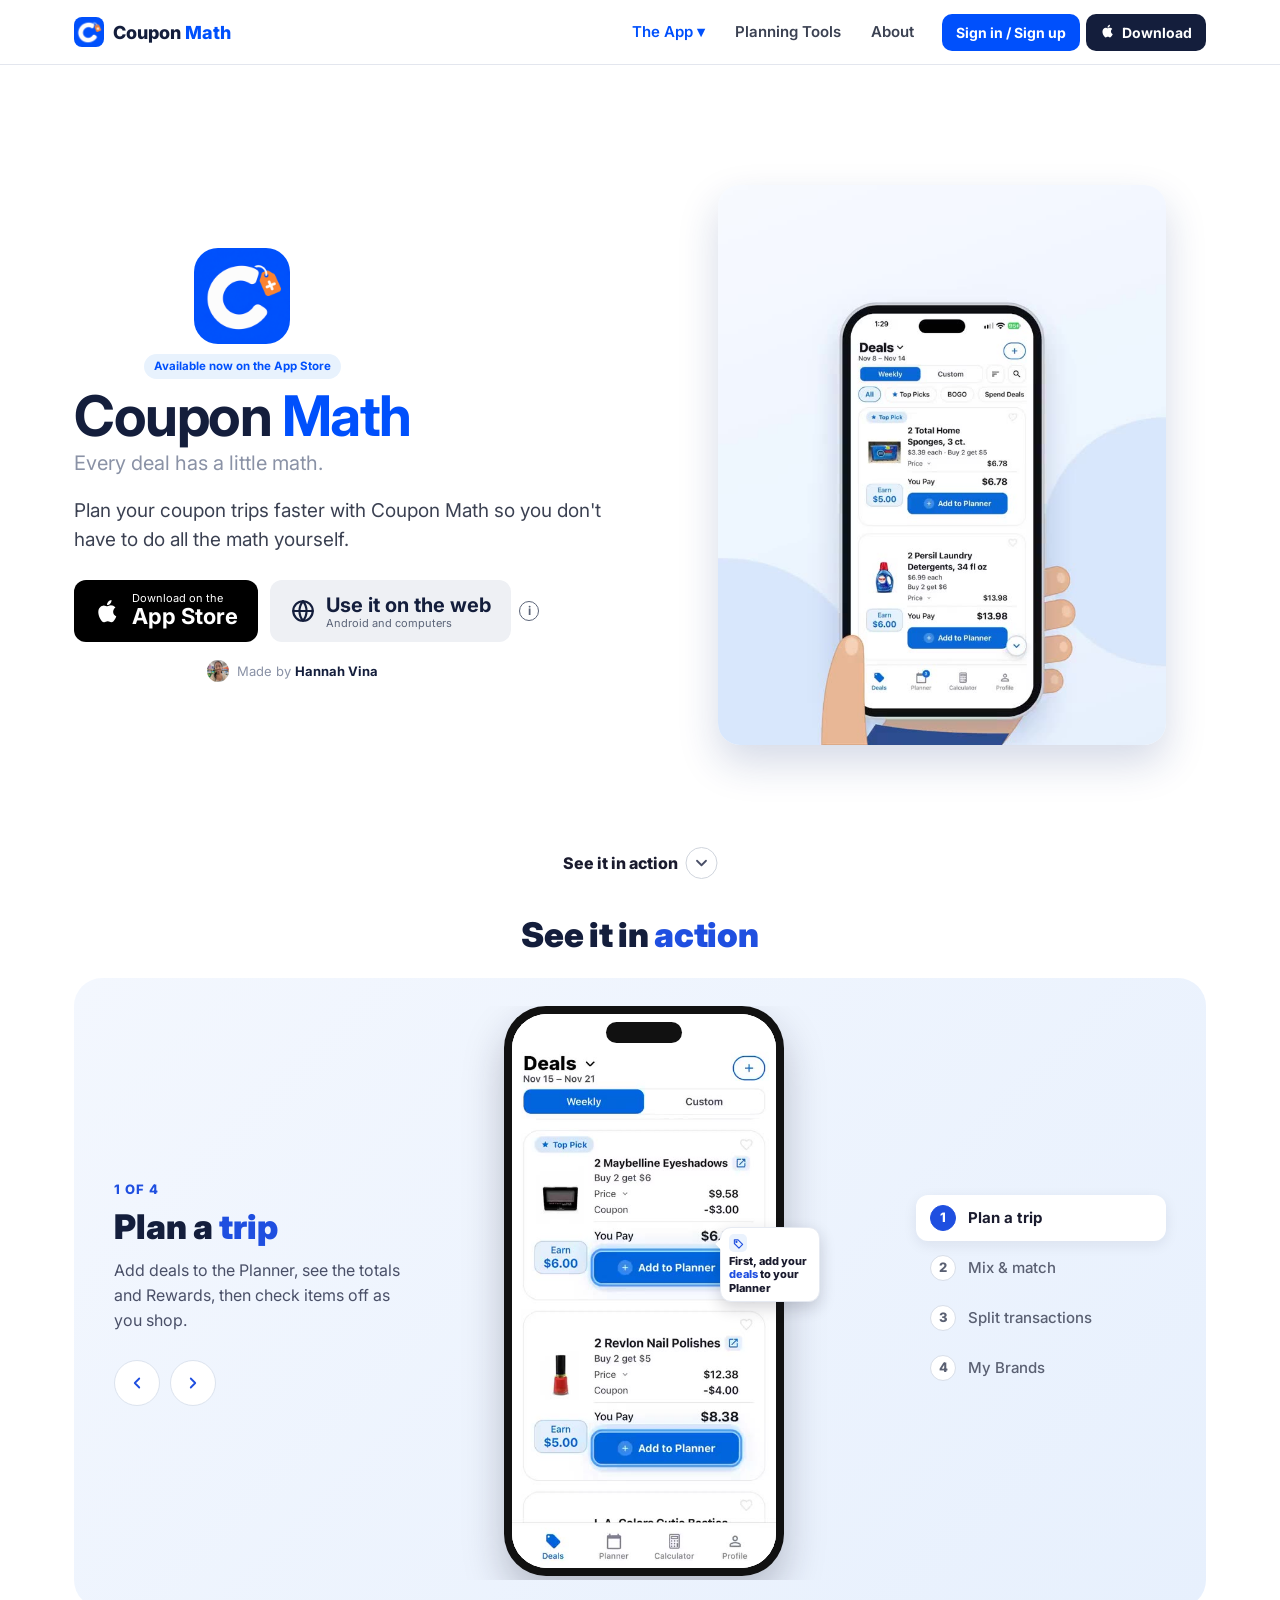
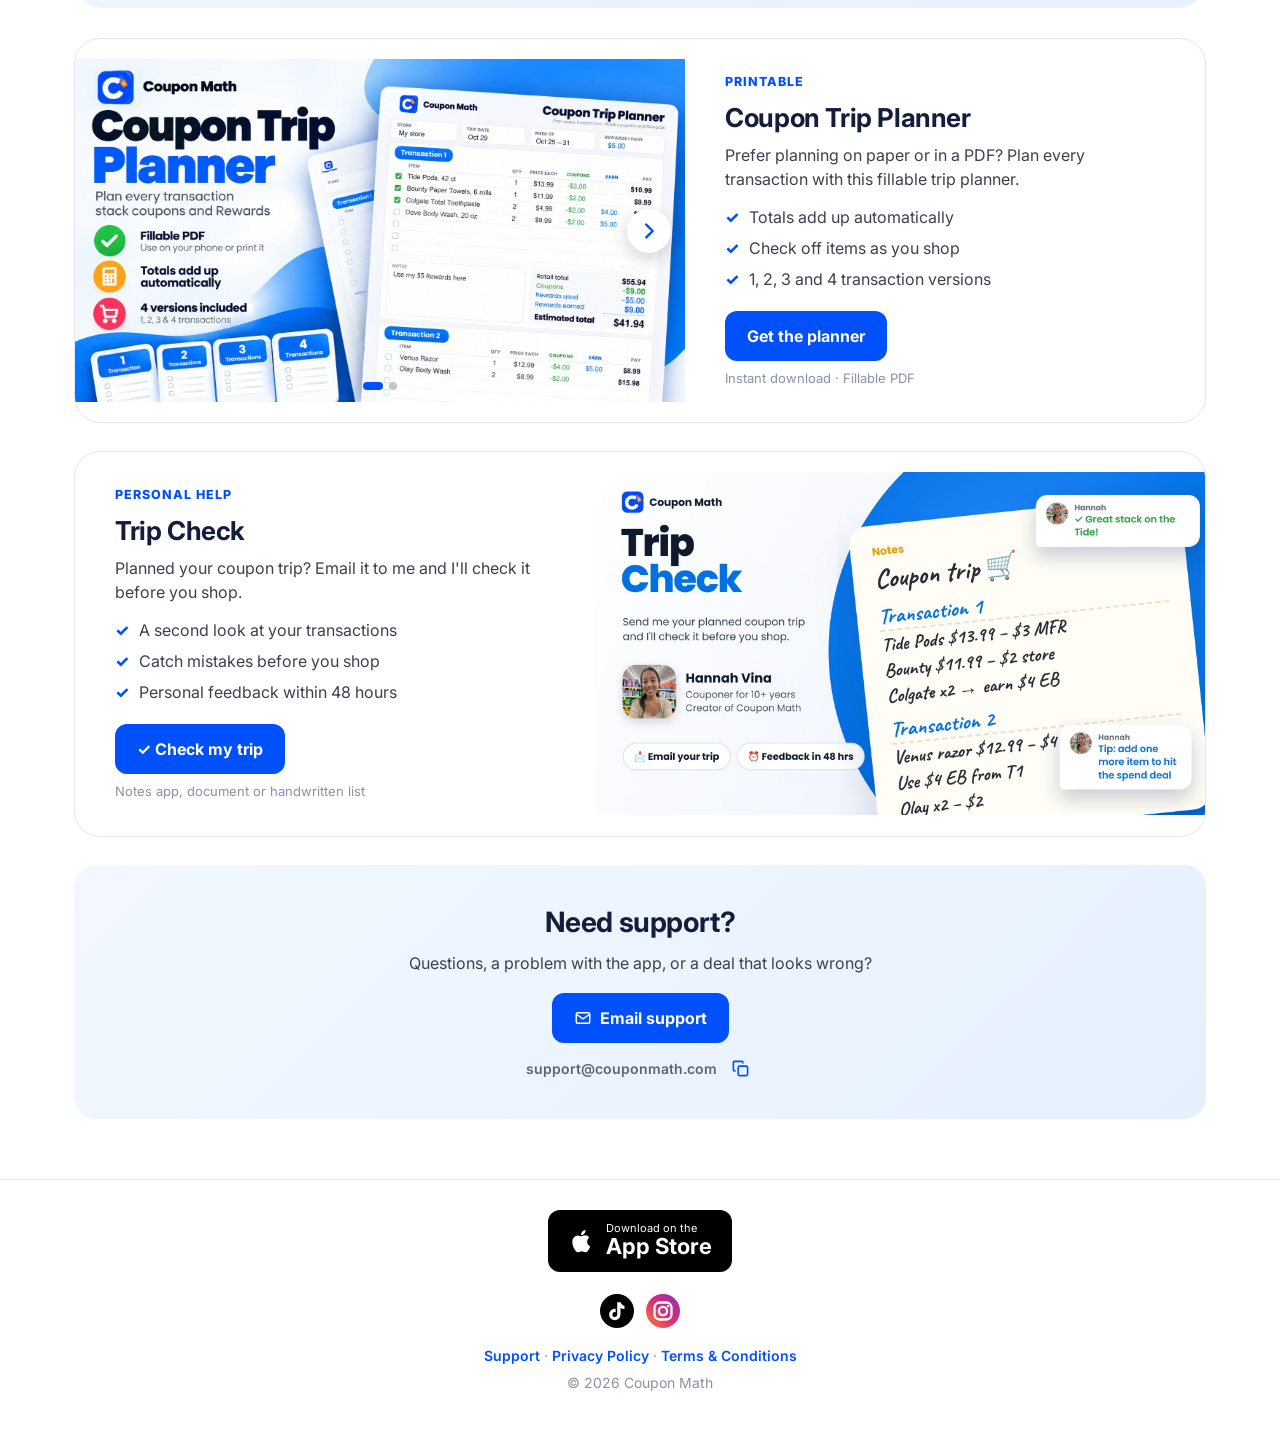
<file: take-a-look.html>
<!doctype html>
<html lang="en"><head><meta charset="utf-8"><meta name="viewport" content="width=device-width,initial-scale=1,viewport-fit=cover">
<title>The App · Coupon Math</title><meta name="description" content="An app that helps you plan your coupon trips. Browse this week's deals, split them into transactions, and see your estimated total and rewards before you shop.">
<link rel="icon" href="/icon.png"><link rel="apple-touch-icon" href="/icon.png">
<meta property="og:title" content="Coupon Math · Plan your coupon trips"><meta property="og:description" content="An app that helps you plan your coupon trips, with estimated totals and rewards before you shop."><meta property="og:url" content="https://couponmath.com/take-a-look"><meta name="twitter:card" content="summary"><meta property="og:image" content="https://couponmath.com/icon.png">
<meta name="apple-itunes-app" content="app-id=6812436686">
<link rel="preconnect" href="https://fonts.googleapis.com"><link rel="stylesheet" href="https://fonts.googleapis.com/css2?family=Inter:wght@400;500;600;700;800&display=swap">
<link rel="stylesheet" href="/assets/site.css?v=26"><link rel="stylesheet" href="/assets/demos.css?v=7">
</head><body data-page="take-a-look">
<nav class="nav"><div class="wrap">
  <a class="brand" href="/"><img src="/icon.png" alt=""><span>Coupon <span class="lg">Math</span></span></a>
  <div class="links">
    <div class="mi" data-g="app"><button type="button" aria-haspopup="true">The App ▾</button><div class="drop"><div class="in"><a href="/take-a-look"><b>Take a look</b></a><a href="/updates"><b>Updates</b></a></div></div></div>
    <div class="mi" data-g="tools"><a href="/planning-tools">Planning Tools</a></div>
    <div class="mi" data-g="about"><a href="/about">About</a></div>
    <a class="si" href="/app/sign-up">Sign in / Sign up</a>
    <a class="dl toStore" href="https://apps.apple.com/app/id6812436686" target="_blank" rel="noopener"><svg viewBox="0 0 24 24" aria-hidden="true"><path fill="#fff" d="M16.4 12.6c0-2.4 2-3.5 2-3.6-1.1-1.6-2.8-1.8-3.4-1.8-1.4-.2-2.8.8-3.5.8s-1.9-.8-3.1-.8a4.6 4.6 0 0 0-3.9 2.4c-1.7 2.9-.4 7.2 1.2 9.6.8 1.2 1.7 2.5 3 2.4 1.2 0 1.6-.8 3.1-.8s1.8.8 3.1.8c1.3 0 2.1-1.2 2.9-2.4a10 10 0 0 0 1.3-2.7c0 0-2.6-1-2.7-3.9zM14 5.5c.7-.8 1.1-1.9 1-3-1 0-2.1.7-2.8 1.5-.6.7-1.2 1.8-1 2.9 1 .1 2.1-.6 2.8-1.4z"/></svg><span>Download</span></a>
  </div>
  <div class="pn ponly"><a class="dlp toStore" href="https://apps.apple.com/app/id6812436686" target="_blank" rel="noopener"><svg viewBox="0 0 24 24" aria-hidden="true"><path fill="#fff" d="M16.4 12.6c0-2.4 2-3.5 2-3.6-1.1-1.6-2.8-1.8-3.4-1.8-1.4-.2-2.8.8-3.5.8s-1.9-.8-3.1-.8a4.6 4.6 0 0 0-3.9 2.4c-1.7 2.9-.4 7.2 1.2 9.6.8 1.2 1.7 2.5 3 2.4 1.2 0 1.6-.8 3.1-.8s1.8.8 3.1.8c1.3 0 2.1-1.2 2.9-2.4a10 10 0 0 0 1.3-2.7c0 0-2.6-1-2.7-3.9zM14 5.5c.7-.8 1.1-1.9 1-3-1 0-2.1.7-2.8 1.5-.6.7-1.2 1.8-1 2.9 1 .1 2.1-.6 2.8-1.4z"/></svg><span>Download</span></a><a class="sil" href="/app/sign-up">Sign in / up</a><button class="ham" id="ham" type="button" aria-label="Menu" aria-expanded="false"><i></i><i></i><i></i></button></div>
</div>
<div class="pmenu" id="pmenu" hidden>
  <div class="g">THE APP</div><a href="/take-a-look" data-v="take-a-look"><b>Take a look</b></a><a href="/updates" data-v="updates"><b>Updates</b></a>
  <div class="sep"></div><a href="/planning-tools" data-v="planning-tools"><b>Planning Tools</b></a><a href="/about" data-v="about"><b>About</b></a><a href="/support" data-v="support"><b>Support</b></a>
</div>
</nav>
<main><section class="view on"><div class="wrap">
  <div class="hgrid"><a class="seecue" href="#see-it">See it in action<span aria-hidden="true"><svg width="18" height="18" viewBox="0 0 24 24" fill="none" stroke="currentColor" stroke-width="2.4" stroke-linecap="round" stroke-linejoin="round"><path d="M6 9l6 6 6-6"/></svg></span></a><div class="hero">
    <div class="lockup"><img class="ic" src="/icon.png" alt="Coupon Math app icon"><div class="pill">Available now on the App Store</div><h1>Coupon <span class="lg">Math</span></h1></div>
    <div class="slo">Every deal has a little math.</div>
    <p class="what">Plan your coupon trips faster with Coupon Math so you don't have to do all the math yourself.</p>
    <div class="get">
      <div class="gbt">
      <a class="asb toStore" href="https://apps.apple.com/app/id6812436686" target="_blank" rel="noopener"><svg viewBox="0 0 24 24" aria-hidden="true"><path fill="#fff" d="M16.4 12.6c0-2.4 2-3.5 2-3.6-1.1-1.6-2.8-1.8-3.4-1.8-1.4-.2-2.8.8-3.5.8s-1.9-.8-3.1-.8a4.6 4.6 0 0 0-3.9 2.4c-1.7 2.9-.4 7.2 1.2 9.6.8 1.2 1.7 2.5 3 2.4 1.2 0 1.6-.8 3.1-.8s1.8.8 3.1.8c1.3 0 2.1-1.2 2.9-2.4a10 10 0 0 0 1.3-2.7c0 0-2.6-1-2.7-3.9zM14 5.5c.7-.8 1.1-1.9 1-3-1 0-2.1.7-2.8 1.5-.6.7-1.2 1.8-1 2.9 1 .1 2.1-.6 2.8-1.4z"/></svg><span><small>Download on the</small><b>App Store</b></span></a>
      <div class="wbw"><a class="wbb toWeb" href="/app/"><svg viewBox="0 0 24 24" aria-hidden="true" fill="none" stroke="currentColor" stroke-width="2" stroke-linecap="round" stroke-linejoin="round"><circle cx="12" cy="12" r="9"/><path d="M3 12h18M12 3a14 14 0 0 1 0 18M12 3a14 14 0 0 0 0 18"/></svg><span><b>Use it on the web</b><small>Android and computers</small></span></a><button class="wbi" type="button" aria-label="About the web version" aria-expanded="false">i</button><div class="wbp" role="dialog" hidden>An Android app is in the works. Until then, use Coupon Math on the web.<small>Works in any browser. No download needed.</small></div></div>
      </div>
      <a class="made" href="/about"><img src="/hannah.jpg" alt=""><span>Made by <b>Hannah Vina</b></span></a>
    </div>
  </div>
  <div class="hvid"><video src="/media/hero.mp4" poster="/media/hero.jpg" muted loop playsinline autoplay aria-label="Coupon Math app video"></video></div>
  </div>
  <div class="demos" id="see-it" data-demos>
  <h3>See it in <span>action</span></h3>
  <div class="dpanel">
    <div class="dleft"><div class="dtx" data-tx="plan" hidden><div class="dof">1 OF 4</div><div class="dtt">Plan a <span>trip</span></div><p>Add deals to the Planner, see the totals and Rewards, then check items off as you shop.</p></div><div class="dtx" data-tx="mix" hidden><div class="dof">2 OF 4</div><div class="dtt">Mix &amp; <span>match</span></div><p>Pick deals for a store promo and watch the Spent bar fill toward the goal.</p></div><div class="dtx" data-tx="split" hidden><div class="dof">3 OF 4</div><div class="dtt">Split <span>transactions</span></div><p>Split a trip into transactions, then move a deal over with one tap.</p></div><div class="dtx" data-tx="brands" hidden><div class="dof">4 OF 4</div><div class="dtt">My <span>Brands</span></div><p>Tap the bell on a brand to get a heads-up when it has a deal.</p></div><div class="darrs"><button type="button" class="darr dprev" aria-label="Previous"><svg width="18" height="18" viewBox="0 0 24 24" fill="none" stroke="#1F4FE0" stroke-width="2.4" stroke-linecap="round" stroke-linejoin="round" aria-hidden="true"><path d="M15 6l-6 6 6 6"/></svg></button><button type="button" class="darr dnext" aria-label="Next"><svg width="18" height="18" viewBox="0 0 24 24" fill="none" stroke="#1F4FE0" stroke-width="2.4" stroke-linecap="round" stroke-linejoin="round" aria-hidden="true"><path d="M9 6l6 6-6 6"/></svg></button></div></div>
    <div class="dmid"><div class="dchips dtop" role="tablist"><div class="drow"><button type="button" class="dchip" data-for="plan" role="tab"><b class="dn">1</b>Plan a trip</button><button type="button" class="dchip" data-for="mix" role="tab"><b class="dn">2</b>Mix &amp; match</button></div><div class="drow"><button type="button" class="dchip" data-for="split" role="tab"><b class="dn">3</b>Split transactions</button><button type="button" class="dchip" data-for="brands" role="tab"><b class="dn">4</b>My Brands</button></div></div><div class="dbox"><div class="dscale"><div class="dstage" data-demo="plan" hidden><div class="dp" style="left:55px;width:280px;height:570px"><div class="dscr"><img src="/media/demos/plan.jpg" alt="" class="dfill"><video class="dfill" src="/media/demos/plan.mp4" poster="/media/demos/plan.jpg" muted loop playsinline webkit-playsinline disablepictureinpicture disableremoteplayback preload="metadata" aria-label="Plan a trip demo"></video><span class="dnotch"></span></div></div><div class="dc" data-a="0.0" data-b="6.8" style="left:271px;top:221px;width:100px;--dx:10px;--dy:0px"><span class="dt" style="left:-4px;top:12px"></span><span class="di"><svg width="11" height="11" viewBox="0 0 24 24" fill="none" stroke="#1F4FE0" stroke-width="2.4" stroke-linecap="round" stroke-linejoin="round" aria-hidden="true"><path d="M3 12V4h8l10 10-8 8z"></path><circle cx="7.5" cy="8.5" r="1.3"></circle></svg></span><span class="dh">First, add your <span style="color: #1F4FE0">deals</span> to your Planner</span></div><div class="dc" data-a="7.0" data-b="12.4" style="left:-13px;top:161px;width:96px;--dx:-10px;--dy:0px"><span class="dt" style="right:-4px;top:12px"></span><span class="di"><svg width="11" height="11" viewBox="0 0 24 24" fill="none" stroke="#1F4FE0" stroke-width="2.4" stroke-linecap="round" stroke-linejoin="round" aria-hidden="true"><rect x="5" y="3" width="14" height="18" rx="2"></rect><path d="M9 8h6M9 12h6M9 16h3"></path></svg></span><span class="dh">See your <span style="color: #1F4FE0">Estimated Total</span>, coupons and Rewards</span></div><div class="dc" data-a="12.6" data-b="999" style="left:295px;top:165px;width:100px;--dx:10px;--dy:0px"><span class="dt" style="left:-4px;top:12px"></span><span class="di"><svg width="11" height="11" viewBox="0 0 24 24" fill="none" stroke="#1F4FE0" stroke-width="2.4" stroke-linecap="round" stroke-linejoin="round" aria-hidden="true"><rect x="4" y="4" width="16" height="16" rx="3"></rect><path d="M8 12l3 3 5-6"></path></svg></span><span class="dh">Check off items <span style="color: #1F4FE0">as you shop</span></span></div></div><div class="dstage" data-demo="mix" hidden><div class="dp" style="left:55px;width:280px;height:570px"><div class="dscr"><img src="/media/demos/mix.jpg" alt="" class="dfill"><video class="dfill" src="/media/demos/mix.mp4" poster="/media/demos/mix.jpg" muted loop playsinline webkit-playsinline disablepictureinpicture disableremoteplayback preload="metadata" aria-label="Mix and match demo"></video><span class="dnotch"></span></div></div><div class="dc" data-a="0.0" data-b="1.75" style="left:292px;top:164px;width:100px;--dx:10px;--dy:0px"><span class="dt" style="left:-4px;top:12px"></span><span class="di"><svg width="11" height="11" viewBox="0 0 24 24" fill="none" stroke="#1F4FE0" stroke-width="2.4" stroke-linecap="round" stroke-linejoin="round" aria-hidden="true"><path d="M3 12V4h8l10 10-8 8z"></path><circle cx="7.5" cy="8.5" r="1.3"></circle></svg></span><span class="dh">Store <span style="color: #1F4FE0">promos</span></span><span class="ds">Tap Mix &amp; match.</span></div><div class="dc" data-a="2.8" data-b="11.9" style="left:12px;top:200px;width:76px;--dx:-10px;--dy:0px"><span class="dt" style="right:-4px;top:12px"></span><span class="di"><svg width="11" height="11" viewBox="0 0 24 24" fill="none" stroke="#1F4FE0" stroke-width="2.4" stroke-linecap="round" stroke-linejoin="round" aria-hidden="true"><rect x="3" y="10" width="18" height="4" rx="2"></rect><path d="M3 12h10"></path></svg></span><span class="dh">Check off deals to fill <span style="color: #1F4FE0">toward the goal</span></span></div><div class="dc" data-a="11.9" data-b="999" style="left:0px;top:131px;width:74px;--dx:-10px;--dy:0px"><span class="dt" style="right:-4px;top:12px"></span><span class="di"><svg width="11" height="11" viewBox="0 0 24 24" fill="none" stroke="#1F4FE0" stroke-width="2.4" stroke-linecap="round" stroke-linejoin="round" aria-hidden="true"><rect x="4" y="9" width="16" height="11" rx="1.5"></rect><path d="M12 9v11M3 9h18M12 9c-2-4-6-4-6-1s6 1 6 1c2-4 6-4 6-1s-6 1-6 1"></path></svg></span><span class="dh">Goal <span style="color: #1F4FE0">reached</span></span></div></div><div class="dstage" data-demo="split" hidden><div class="dp" style="left:55px;width:280px;height:570px"><div class="dscr"><img src="/media/demos/split.jpg" alt="" class="dfill"><video class="dfill" src="/media/demos/split.mp4" poster="/media/demos/split.jpg" muted loop playsinline webkit-playsinline disablepictureinpicture disableremoteplayback preload="metadata" aria-label="Split transactions demo"></video><span class="dnotch"></span></div></div><div class="dc" data-a="0.5" data-b="3.75" style="left:209px;top:124px;width:96px;--dx:10px;--dy:0px"><span class="dt" style="left:-4px;top:12px"></span><span class="di"><svg width="11" height="11" viewBox="0 0 24 24" fill="none" stroke="#1F4FE0" stroke-width="2.4" stroke-linecap="round" stroke-linejoin="round" aria-hidden="true"><path d="M12 5v14M5 12h14"></path></svg></span><span class="dh">Add a <span style="color: #1F4FE0">transaction</span></span><span class="ds">Tap + to split the trip.</span></div><div class="dc" data-a="5.4" data-b="999" style="left:300px;top:314px;width:96px;--dx:10px;--dy:0px"><span class="dt" style="left:-4px;top:12px"></span><span class="di"><svg width="11" height="11" viewBox="0 0 24 24" fill="none" stroke="#1F4FE0" stroke-width="2.4" stroke-linecap="round" stroke-linejoin="round" aria-hidden="true"><path d="M5 12h14M13 6l6 6-6 6"></path></svg></span><span class="dh">Move a <span style="color: #1F4FE0">deal</span></span><span class="ds">Tap › to send it to Transaction 2.</span></div></div><div class="dstage" data-demo="brands" hidden><div class="danim"><div class="dp" style="left:55px;width:280px;height:570px"><div class="dscr"><div style="position:absolute;left:0;top:0;width:218px;height:462px;transform:scale(1.2110);transform-origin:0 0"><div style="position: absolute; inset: 0; padding: 30px 10px 0; box-sizing: border-box; display: flex; flex-direction: column; gap: 8px; background: #fff"><div style="display: flex; align-items: center; justify-content: space-between"><span style="padding: 4px 9px; border-radius: 10px; border: 1px solid #E3E7EE; font-size: 10.5px; font-weight: 600">‹ Back</span><span style="font-size: 11.5px; font-weight: 700; color: #0071E3">Deal Details</span><span style="position: relative; width: 26px; height: 26px; border-radius: 50%; border: 1px solid #E3E7EE; display: flex; align-items: center; justify-content: center"><span style="position: absolute; animation: b0 9s infinite"><svg width="14" height="14" viewBox="0 0 24 24" fill="none" stroke="#0071E3" stroke-width="2.2" stroke-linecap="round" stroke-linejoin="round" aria-hidden="true"><path d="M6 16V11a6 6 0 0 1 12 0v5l2 2H4z"></path><path d="M10 21h4"></path></svg></span><span style="position: absolute; opacity: 0; animation: b1 9s infinite"><svg width="14" height="14" viewBox="0 0 24 24" aria-hidden="true"><path d="M6 16V11a6 6 0 0 1 12 0v5l2 2H4z" fill="#0071E3"></path><path d="M10 21h4" stroke="#0071E3" stroke-width="2.2" stroke-linecap="round"></path></svg></span><span style="position: absolute; left: 50%; top: 50%; width: 30px; height: 30px; margin: -15px 0 0 -15px; border-radius: 50%; background: rgba(26,27,46,0.32); border: 2px solid #fff; box-sizing: border-box; opacity: 0; z-index: 30; pointer-events: none; animation: bl 9s infinite" aria-hidden="true"></span></span></div><div style="font-size: 10px; font-weight: 800">Nov 15 – Nov 28</div><div style="display: flex; gap: 8px; align-items: center"><span style="width: 38px; height: 18px; border-radius: 3px; background: #C92A2A; flex-shrink: 0"></span><span style="flex: 1"><span style="display: block; font-size: 11.5px; font-weight: 800">2 Colgate Optic White Toothpastes, 3.2 oz</span><span style="display: block; font-size: 10px; color: #0071E3; font-weight: 700">2 for $12 · Buy 2 get $6</span></span></div><div style="border-radius: 12px; border: 1px solid #E3E7EE; padding: 8px 10px; font-size: 10.5px; display: flex; flex-direction: column; gap: 3px"><div style="display: flex; justify-content: space-between"><span style="color: #868EA4; font-size: 8.5px; font-weight: 700">PRICE</span><b>$12.00</b></div><div style="display: flex; justify-content: space-between; color: #2F9E44"><span style="font-size: 8.5px; font-weight: 700">MFR COUPON</span><b>-$5.00</b></div><div style="display: flex; justify-content: space-between; font-weight: 800; font-size: 12px"><span>You pay</span><span>$7.00</span></div></div><div style="position: absolute; inset: 0; background: rgba(20,22,35,0.45); opacity: 0; animation: pop 9s infinite; z-index: 7"></div><div style="position: absolute; left: 14px; right: 14px; top: 120px; z-index: 8; opacity: 0; animation: pop 9s infinite; border-radius: 16px; background: #fff; padding: 12px; display: flex; flex-direction: column; align-items: center; gap: 6px; text-align: center"><span style="width: 30px; height: 30px; border-radius: 50%; background: #E8F2FC; display: flex; align-items: center; justify-content: center"><svg width="15" height="15" viewBox="0 0 24 24" fill="none" stroke="#0071E3" stroke-width="2.2" stroke-linecap="round" stroke-linejoin="round" aria-hidden="true"><path d="M6 16V11a6 6 0 0 1 12 0v5l2 2H4z"></path><path d="M10 21h4"></path></svg></span><div style="position: relative; width: 100%; height: 58px"><div style="position: absolute; inset: 0"><b style="display: block; font-size: 12px">Brand alerts</b><span style="display: block; font-size: 9.5px; color: #4A5068">Turn on alerts to get notified when a Colgate deal is added.</span></div></div><span style="position: relative; width: 100%; height: 28px; border-radius: 8px; background: #0071E3; color: #fff; font-size: 11px; font-weight: 700; display: flex; align-items: center; justify-content: center">Notify me<span style="position: absolute; left: 50%; top: 50%; width: 30px; height: 30px; margin: -15px 0 0 -15px; border-radius: 50%; background: rgba(26,27,46,0.32); border: 2px solid #fff; box-sizing: border-box; opacity: 0; z-index: 30; pointer-events: none; animation: nm 9s infinite" aria-hidden="true"></span></span><span style="font-size: 10px; color: #4A5068; font-weight: 600">No thanks</span></div><div style="position: absolute; inset: 0; background: rgba(20,22,35,0.55); opacity: 0; animation: dim 9s infinite; z-index: 9"></div><div style="position: absolute; left: 8px; right: 8px; top: 34px; z-index: 10; border-radius: 14px; background: rgba(255,255,255,0.97); padding: 9px 10px; display: flex; gap: 8px; transform: translateY(-130px); animation: nt 9s infinite"><span style="width: 26px; height: 26px; border-radius: 7px; background: #1F4FE0; color: #fff; font-weight: 900; font-size: 15px; display: flex; align-items: center; justify-content: center; flex-shrink: 0">C</span><span style="flex: 1"><span style="display: flex; justify-content: space-between; font-size: 9px; color: #868EA4"><b style="color: #1A1B2E">Coupon Math</b>Sunday</span><span style="display: block; font-size: 10.5px; font-weight: 800">Coming Sunday: Colgate</span><span style="display: block; font-size: 10px; color: #4A5068">Colgate has a deal coming Sunday. Tap to see it.</span></span></div></div></div><span class="dnotch"></span></div></div><div style="position: absolute; left: 219px; top: 73px; width: 96px; box-sizing: border-box; padding: 6px 8px; border-radius: 11px; background: #fff; box-shadow: 0 6px 16px rgba(26,27,46,0.18); border: 1px solid #E6EAF2; z-index: 5; animation: cob 9s infinite; opacity: 1"><span style="position: absolute; top: -4px; left: 76px; width: 8px; height: 8px; background: #fff; transform: rotate(45deg)"></span><span style="position: relative; display: flex; width: 18px; height: 18px; border-radius: 5px; background: #EAF2FD; align-items: center; justify-content: center; margin-bottom: 3px"><svg width="11" height="11" viewBox="0 0 24 24" fill="none" stroke="#1F4FE0" stroke-width="2.4" stroke-linecap="round" stroke-linejoin="round" aria-hidden="true"><path d="M6 16V11a6 6 0 0 1 12 0v5l2 2H4z"></path><path d="M10 21h4"></path></svg></span><span style="position: relative; display: block; font-size: 11px; font-weight: 800; line-height: 1.22; color: #1A1B2E">Tap the <span style="color: #1F4FE0">bell</span> on a brand you buy</span></div></div></div></div></div></div>
    <div class="dright"><div class="dchips dlist" role="tablist"><div class="drow"><button type="button" class="dchip" data-for="plan" role="tab"><b class="dn">1</b>Plan a trip</button><button type="button" class="dchip" data-for="mix" role="tab"><b class="dn">2</b>Mix &amp; match</button></div><div class="drow"><button type="button" class="dchip" data-for="split" role="tab"><b class="dn">3</b>Split transactions</button><button type="button" class="dchip" data-for="brands" role="tab"><b class="dn">4</b>My Brands</button></div></div></div>
  </div>
</div>
  <div class="stack" id="homeTools"></div>
  <div class="sup" id="needsup"><h3>Need support?</h3><p>Questions, a problem with the app, or a deal that looks wrong?</p>
    <a class="btn" href="mailto:support@couponmath.com"><svg width="18" height="18" viewBox="0 0 24 24" fill="none" stroke="currentColor" stroke-width="2"><rect x="3" y="5" width="18" height="14" rx="2"/><path d="M3 7l9 6 9-6"/></svg>Email support</a>
    <div class="em"><b data-em>support@couponmath.com</b><button type="button" data-cp class="cpi" aria-label="Copy email" title="Copy"><svg width="16" height="16" viewBox="0 0 24 24" fill="none" stroke="currentColor" stroke-width="2" stroke-linecap="round" stroke-linejoin="round"><rect x="9" y="9" width="12" height="12" rx="2"/><path d="M5 15H4a1 1 0 0 1-1-1V4a1 1 0 0 1 1-1h10a1 1 0 0 1 1 1v1"/></svg></button></div>
  </div>
</div></section></main>
<footer><div class="fdl"><a class="asb toStore" href="https://apps.apple.com/app/id6812436686" target="_blank" rel="noopener"><svg viewBox="0 0 24 24" aria-hidden="true"><path fill="#fff" d="M16.4 12.6c0-2.4 2-3.5 2-3.6-1.1-1.6-2.8-1.8-3.4-1.8-1.4-.2-2.8.8-3.5.8s-1.9-.8-3.1-.8a4.6 4.6 0 0 0-3.9 2.4c-1.7 2.9-.4 7.2 1.2 9.6.8 1.2 1.7 2.5 3 2.4 1.2 0 1.6-.8 3.1-.8s1.8.8 3.1.8c1.3 0 2.1-1.2 2.9-2.4a10 10 0 0 0 1.3-2.7c0 0-2.6-1-2.7-3.9zM14 5.5c.7-.8 1.1-1.9 1-3-1 0-2.1.7-2.8 1.5-.6.7-1.2 1.8-1 2.9 1 .1 2.1-.6 2.8-1.4z"/></svg><span><small>Download on the</small><b>App Store</b></span></a></div><div class="wrap">
  <div class="soc">
    <a href="https://www.tiktok.com/@hannah.vina" target="_blank" rel="noopener" aria-label="TikTok"><svg viewBox="0 0 24 24"><rect width="24" height="24" rx="12" fill="#010101"/><path d="M15.6 5.5c.4 1.3 1.4 2.3 2.7 2.6v2.3c-1 0-2-.3-2.8-.8v4.6a4 4 0 1 1-4-4c.2 0 .4 0 .6.1v2.4a1.7 1.7 0 1 0 1.1 1.6V5.5h2.4z" fill="#fff" transform="translate(-1.05 0.25)"/></svg></a>
    <a href="https://www.instagram.com/hannahvina_/" target="_blank" rel="noopener" aria-label="Instagram"><svg viewBox="0 0 24 24"><defs><linearGradient id="ig" x1="0" y1="1" x2="1" y2="0"><stop offset="0" stop-color="#F58529"/><stop offset=".5" stop-color="#DD2A7B"/><stop offset="1" stop-color="#8134AF"/></linearGradient></defs><rect width="24" height="24" rx="12" fill="url(#ig)"/><rect x="6" y="6" width="12" height="12" rx="3.5" fill="none" stroke="#fff" stroke-width="1.6"/><circle cx="12" cy="12" r="2.9" fill="none" stroke="#fff" stroke-width="1.6"/><circle cx="15.6" cy="8.4" r=".9" fill="#fff"/></svg></a>
  </div>
  <div class="l"><a href="/support">Support</a> · <a href="/privacy">Privacy Policy</a> · <a href="/terms">Terms &amp; Conditions</a></div>
  <div style="margin-top:6px">© 2026 Coupon Math</div>
</div></footer>
<div class="ov" id="ov" hidden><video id="ovv" src="/media/planner-video.mp4" muted loop playsinline></video><button class="x" id="ovx" type="button" aria-label="Close">✕</button></div>
<script src="https://gumroad.com/js/gumroad.js"></script>
<script src="/assets/demos.js?v=5"></script>
<script src="/assets/site.js?v=16"></script>
</body></html>
</file>
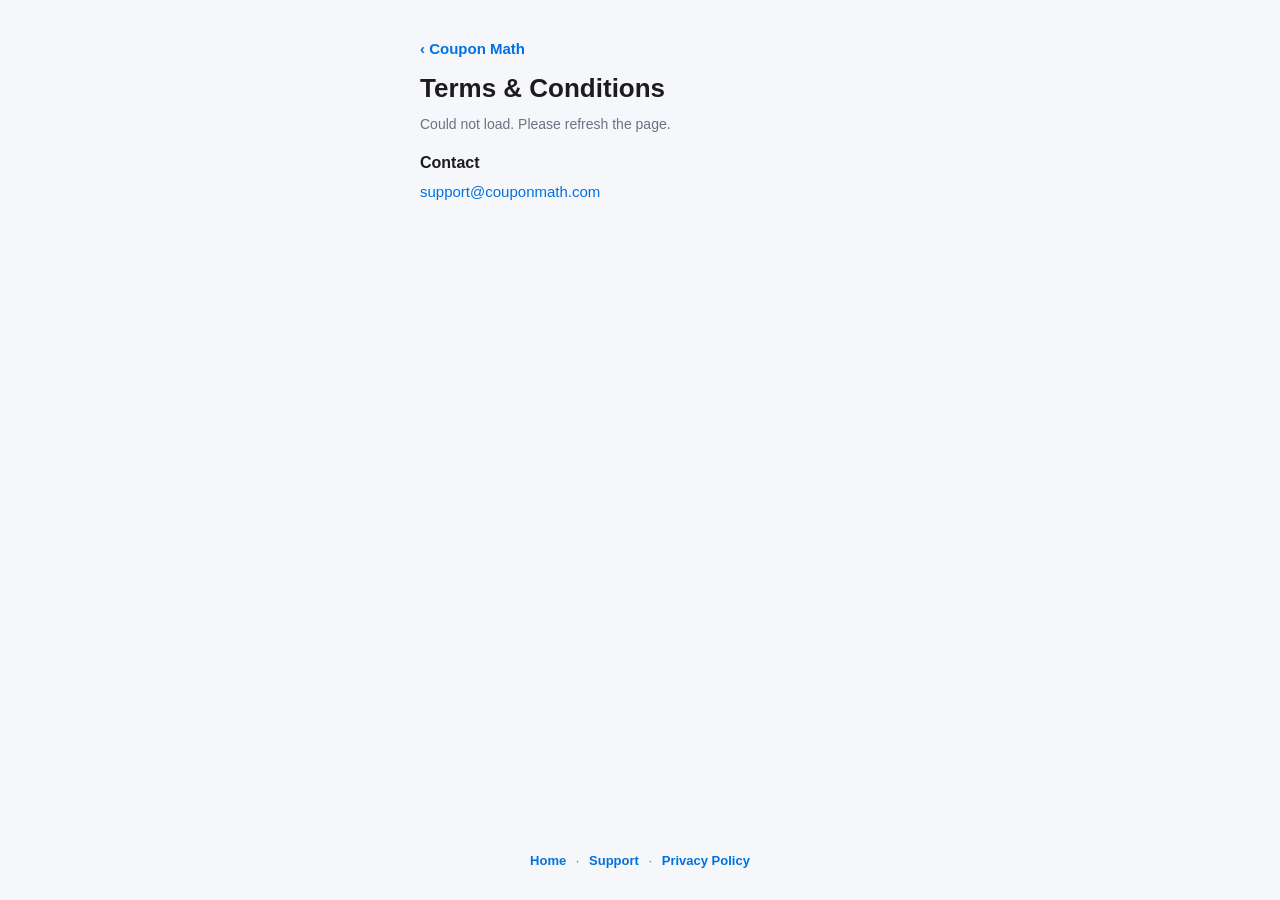
<file: terms.html>
<!doctype html>
<html lang="en"><head><meta charset="utf-8"><meta name="viewport" content="width=device-width,initial-scale=1">
<title>Terms & Conditions · Coupon Math</title><meta name="description" content="Plan your shopping trips in minutes.">
<link rel="icon" href="/icon.png"><link rel="apple-touch-icon" href="/icon.png">
<meta property="og:title" content="Coupon Math"><meta property="og:description" content="Plan your shopping trips in minutes."><meta property="og:image" content="https://couponmath.com/icon.png">
<style>*{box-sizing:border-box;margin:0;padding:0}
:root{--blue:#0071E3;--text:#1C1C1E;--muted:#6B7280;--line:#E5E7EB;--bg:#F5F7FA}
html{-webkit-text-size-adjust:100%}
body{font-family:-apple-system,BlinkMacSystemFont,"SF Pro Text","Helvetica Neue",Arial,sans-serif;background:var(--bg);color:var(--text);min-height:100vh;display:flex;flex-direction:column}
main{flex:1;width:100%;max-width:480px;margin:0 auto;padding:40px 20px 24px}
a{color:var(--blue);text-decoration:none}
.center{text-align:center}
.icon{width:96px;height:96px;border-radius:22px;box-shadow:0 6px 18px rgba(0,113,227,.25)}
h1{font-size:28px;font-weight:800;margin-top:14px}
.tag{color:var(--muted);font-size:16px;margin-top:4px}
.blurb{font-size:15px;color:#374151;margin:18px auto 24px;line-height:1.5;max-width:400px;text-wrap:balance}
.btn{display:flex;align-items:center;justify-content:center;gap:10px;width:100%;border-radius:14px;padding:16px;font-weight:700;font-size:16px;margin-bottom:12px;background:#fff;border:1px solid var(--line);color:var(--text);cursor:pointer;font-family:inherit}
.btn:active{opacity:.8}
.btn.primary{background:var(--blue);border-color:var(--blue);color:#fff}
.btn.notify{background:#E8F2FC;border-color:#B5D5F5;color:var(--blue)}
.btn svg{width:24px;height:24px;flex-shrink:0}
footer{text-align:center;font-size:13px;color:var(--muted);padding:18px 16px 28px}
footer a{margin:0 6px;font-weight:600;display:inline-block;padding:4px 0}
.back{display:inline-block;font-weight:600;font-size:15px;margin-bottom:16px}
h2{font-size:26px;font-weight:800;margin-bottom:8px}
.p{font-size:15px;color:#374151;line-height:1.55;margin-bottom:16px}
.h3{font-weight:800;font-size:16px;margin:18px 0 8px}
.card{background:#fff;border:1px solid var(--line);border-radius:14px;padding:14px 16px}
.mail{font-weight:700;font-size:16px}
.li{padding:12px 0;border-bottom:1px solid #F1F3F5}.li:last-child{border:0}
.li b{display:block;font-size:15.5px}.li span{font-size:14px;color:#4B5563}
.legal{white-space:pre-wrap;font-size:15px;line-height:1.6;color:#374151}
.muted{color:var(--muted);font-size:14px}
.modal{position:fixed;inset:0;background:rgba(0,0,0,.45);display:none;align-items:flex-end;justify-content:center;z-index:10}
.modal.open{display:flex}
.sheet{background:#fff;width:100%;max-width:560px;height:88vh;border-radius:18px 18px 0 0;display:flex;flex-direction:column;overflow:hidden}
@media(min-width:640px){.modal{align-items:center}.sheet{border-radius:18px;height:80vh}}
.sh{display:flex;align-items:center;justify-content:space-between;padding:14px 16px;border-bottom:1px solid var(--line);font-weight:800;font-size:17px}
.x{width:32px;height:32px;border-radius:16px;background:#F1F3F5;border:0;font-size:16px;color:#4B5563;cursor:pointer}
iframe{flex:1;width:100%;border:0}
</style></head><body>
<main>
<a class="back" href="/">‹ Coupon Math</a>
<h2>Terms &amp; Conditions</h2>
<p class="muted" id="updated"></p>
<div class="legal" id="text"><span class="muted">Loading…</span></div>
<div class="h3">Contact</div>
<p class="p"><a href="mailto:support@couponmath.com">support@couponmath.com</a></p>
</main>
<footer><a href="/">Home</a> · <a href="/support">Support</a> · <a href="/privacy">Privacy Policy</a></footer>
<script>
// Same text as in the app (edited in the app's admin), loaded live
fetch("https://noylxdmcugembxnwpipb.supabase.co/rest/v1/app_content?key=eq.terms_conditions&select=content,updated_at", { headers: { apikey: "sb_publishable_Til6cvd0tAebF5CKhA9qWw_Lx4ygo6P", Authorization: "Bearer sb_publishable_Til6cvd0tAebF5CKhA9qWw_Lx4ygo6P" } })
  .then(function (r) { return r.json(); })
  .then(function (rows) {
    var row = rows && rows[0];
    var el = document.getElementById('text');
    if (!row || !row.content) { el.innerHTML = '<span class="muted">Not available right now. Please try again later.</span>'; return; }
    el.textContent = row.content;
    if (row.updated_at) document.getElementById('updated').textContent = 'Last updated ' + new Date(row.updated_at).toLocaleDateString('en-US', { month: 'long', day: 'numeric', year: 'numeric' });
  })
  .catch(function () { document.getElementById('text').innerHTML = '<span class="muted">Could not load. Please refresh the page.</span>'; });
</script>
</body></html>
</file>
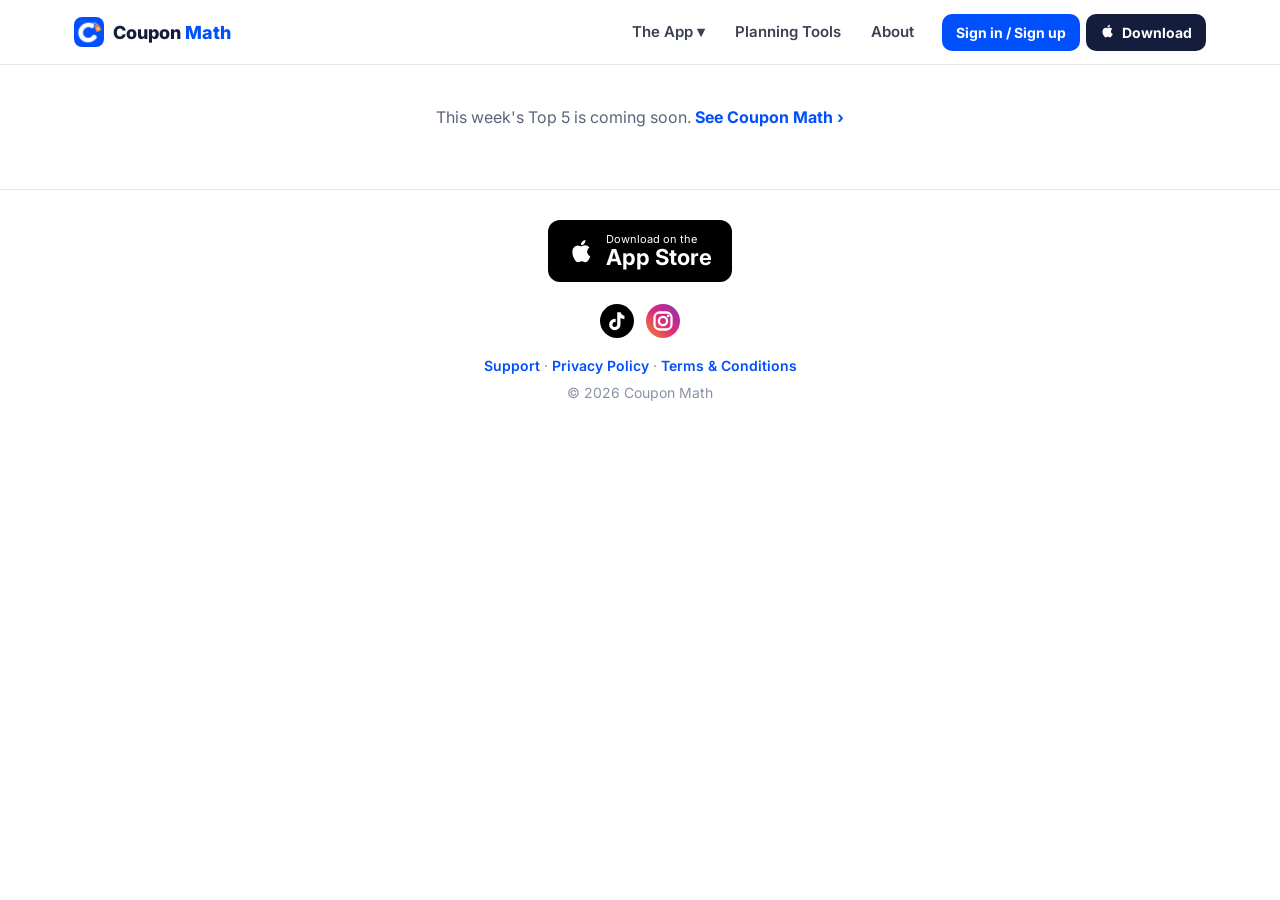
<file: top5.html>
<!doctype html>
<html lang="en"><head><meta charset="utf-8"><meta name="viewport" content="width=device-width,initial-scale=1,viewport-fit=cover">
<title>Top 5 deals this week · Coupon Math</title><meta name="description" content="This week's top 5 deals, with the final price after coupons and rewards. Plan your trip in Coupon Math.">
<link rel="icon" href="/icon.png"><link rel="apple-touch-icon" href="/icon.png">
<meta property="og:title" content="Top 5 deals this week · Coupon Math"><meta property="og:description" content="An app that helps you plan your coupon trips, with estimated totals and rewards before you shop."><meta property="og:url" content="https://couponmath.com/top5"><meta name="twitter:card" content="summary"><meta property="og:image" content="https://couponmath.com/icon.png">
<meta name="apple-itunes-app" content="app-id=6812436686">
<link rel="preconnect" href="https://fonts.googleapis.com"><link rel="stylesheet" href="https://fonts.googleapis.com/css2?family=Inter:wght@400;500;600;700;800&display=swap">
<link rel="stylesheet" href="/assets/site.css?v=26"><link rel="stylesheet" href="/assets/top5.css?v=7">
</head><body data-page="top5">
<nav class="nav"><div class="wrap">
  <a class="brand" href="/"><img src="/icon.png" alt=""><span>Coupon <span class="lg">Math</span></span></a>
  <div class="links">
    <div class="mi" data-g="app"><button type="button" aria-haspopup="true">The App ▾</button><div class="drop"><div class="in"><a href="/take-a-look"><b>Take a look</b></a><a href="/updates"><b>Updates</b></a></div></div></div>
    <div class="mi" data-g="tools"><a href="/planning-tools">Planning Tools</a></div>
    <div class="mi" data-g="about"><a href="/about">About</a></div>
    <a class="si" href="/app/sign-up">Sign in / Sign up</a>
    <a class="dl toStore" href="https://apps.apple.com/app/id6812436686" target="_blank" rel="noopener"><svg viewBox="0 0 24 24" aria-hidden="true"><path fill="#fff" d="M16.4 12.6c0-2.4 2-3.5 2-3.6-1.1-1.6-2.8-1.8-3.4-1.8-1.4-.2-2.8.8-3.5.8s-1.9-.8-3.1-.8a4.6 4.6 0 0 0-3.9 2.4c-1.7 2.9-.4 7.2 1.2 9.6.8 1.2 1.7 2.5 3 2.4 1.2 0 1.6-.8 3.1-.8s1.8.8 3.1.8c1.3 0 2.1-1.2 2.9-2.4a10 10 0 0 0 1.3-2.7c0 0-2.6-1-2.7-3.9zM14 5.5c.7-.8 1.1-1.9 1-3-1 0-2.1.7-2.8 1.5-.6.7-1.2 1.8-1 2.9 1 .1 2.1-.6 2.8-1.4z"/></svg><span>Download</span></a>
  </div>
  <div class="pn ponly"><a class="dlp toStore" href="https://apps.apple.com/app/id6812436686" target="_blank" rel="noopener"><svg viewBox="0 0 24 24" aria-hidden="true"><path fill="#fff" d="M16.4 12.6c0-2.4 2-3.5 2-3.6-1.1-1.6-2.8-1.8-3.4-1.8-1.4-.2-2.8.8-3.5.8s-1.9-.8-3.1-.8a4.6 4.6 0 0 0-3.9 2.4c-1.7 2.9-.4 7.2 1.2 9.6.8 1.2 1.7 2.5 3 2.4 1.2 0 1.6-.8 3.1-.8s1.8.8 3.1.8c1.3 0 2.1-1.2 2.9-2.4a10 10 0 0 0 1.3-2.7c0 0-2.6-1-2.7-3.9zM14 5.5c.7-.8 1.1-1.9 1-3-1 0-2.1.7-2.8 1.5-.6.7-1.2 1.8-1 2.9 1 .1 2.1-.6 2.8-1.4z"/></svg><span>Download</span></a><a class="sil" href="/app/sign-up">Sign in / up</a><button class="ham" id="ham" type="button" aria-label="Menu" aria-expanded="false"><i></i><i></i><i></i></button></div>
</div>
<div class="pmenu" id="pmenu" hidden>
  <div class="g">THE APP</div><a href="/take-a-look" data-v="take-a-look"><b>Take a look</b></a><a href="/updates" data-v="updates"><b>Updates</b></a>
  <div class="sep"></div><a href="/planning-tools" data-v="planning-tools"><b>Planning Tools</b></a><a href="/about" data-v="about"><b>About</b></a><a href="/support" data-v="support"><b>Support</b></a>
</div>
</nav>
<main><section class="view on"><div class="wrap">
  <div class="t5 page" id="top5" hidden></div>
  <p id="t5none" style="color:var(--muted);margin:40px 0;text-align:center">This week's Top 5 is coming soon. <a href="/" style="color:var(--blue);font-weight:700">See Coupon Math ›</a></p>
</div></section></main>
<footer><div class="fdl"><a class="asb toStore" href="https://apps.apple.com/app/id6812436686" target="_blank" rel="noopener"><svg viewBox="0 0 24 24" aria-hidden="true"><path fill="#fff" d="M16.4 12.6c0-2.4 2-3.5 2-3.6-1.1-1.6-2.8-1.8-3.4-1.8-1.4-.2-2.8.8-3.5.8s-1.9-.8-3.1-.8a4.6 4.6 0 0 0-3.9 2.4c-1.7 2.9-.4 7.2 1.2 9.6.8 1.2 1.7 2.5 3 2.4 1.2 0 1.6-.8 3.1-.8s1.8.8 3.1.8c1.3 0 2.1-1.2 2.9-2.4a10 10 0 0 0 1.3-2.7c0 0-2.6-1-2.7-3.9zM14 5.5c.7-.8 1.1-1.9 1-3-1 0-2.1.7-2.8 1.5-.6.7-1.2 1.8-1 2.9 1 .1 2.1-.6 2.8-1.4z"/></svg><span><small>Download on the</small><b>App Store</b></span></a></div><div class="wrap">
  <div class="soc">
    <a href="https://www.tiktok.com/@hannah.vina" target="_blank" rel="noopener" aria-label="TikTok"><svg viewBox="0 0 24 24"><rect width="24" height="24" rx="12" fill="#010101"/><path d="M15.6 5.5c.4 1.3 1.4 2.3 2.7 2.6v2.3c-1 0-2-.3-2.8-.8v4.6a4 4 0 1 1-4-4c.2 0 .4 0 .6.1v2.4a1.7 1.7 0 1 0 1.1 1.6V5.5h2.4z" fill="#fff" transform="translate(-1.05 0.25)"/></svg></a>
    <a href="https://www.instagram.com/hannahvina_/" target="_blank" rel="noopener" aria-label="Instagram"><svg viewBox="0 0 24 24"><defs><linearGradient id="ig" x1="0" y1="1" x2="1" y2="0"><stop offset="0" stop-color="#F58529"/><stop offset=".5" stop-color="#DD2A7B"/><stop offset="1" stop-color="#8134AF"/></linearGradient></defs><rect width="24" height="24" rx="12" fill="url(#ig)"/><rect x="6" y="6" width="12" height="12" rx="3.5" fill="none" stroke="#fff" stroke-width="1.6"/><circle cx="12" cy="12" r="2.9" fill="none" stroke="#fff" stroke-width="1.6"/><circle cx="15.6" cy="8.4" r=".9" fill="#fff"/></svg></a>
  </div>
  <div class="l"><a href="/support">Support</a> · <a href="/privacy">Privacy Policy</a> · <a href="/terms">Terms &amp; Conditions</a></div>
  <div style="margin-top:6px">© 2026 Coupon Math</div>
</div></footer>
<div class="ov" id="ov" hidden><video id="ovv" src="/media/planner-video.mp4" muted loop playsinline></video><button class="x" id="ovx" type="button" aria-label="Close">✕</button></div>
<script src="https://gumroad.com/js/gumroad.js"></script>
<script src="/assets/site.js?v=16"></script>
<script src="/assets/top5.js?v=6"></script>
<script>new MutationObserver(function(){var b=document.getElementById("top5");if(b&&!b.hidden){var n=document.getElementById("t5none");if(n)n.remove();}}).observe(document.getElementById("top5"),{attributes:true});</script>
</body></html>
</file>
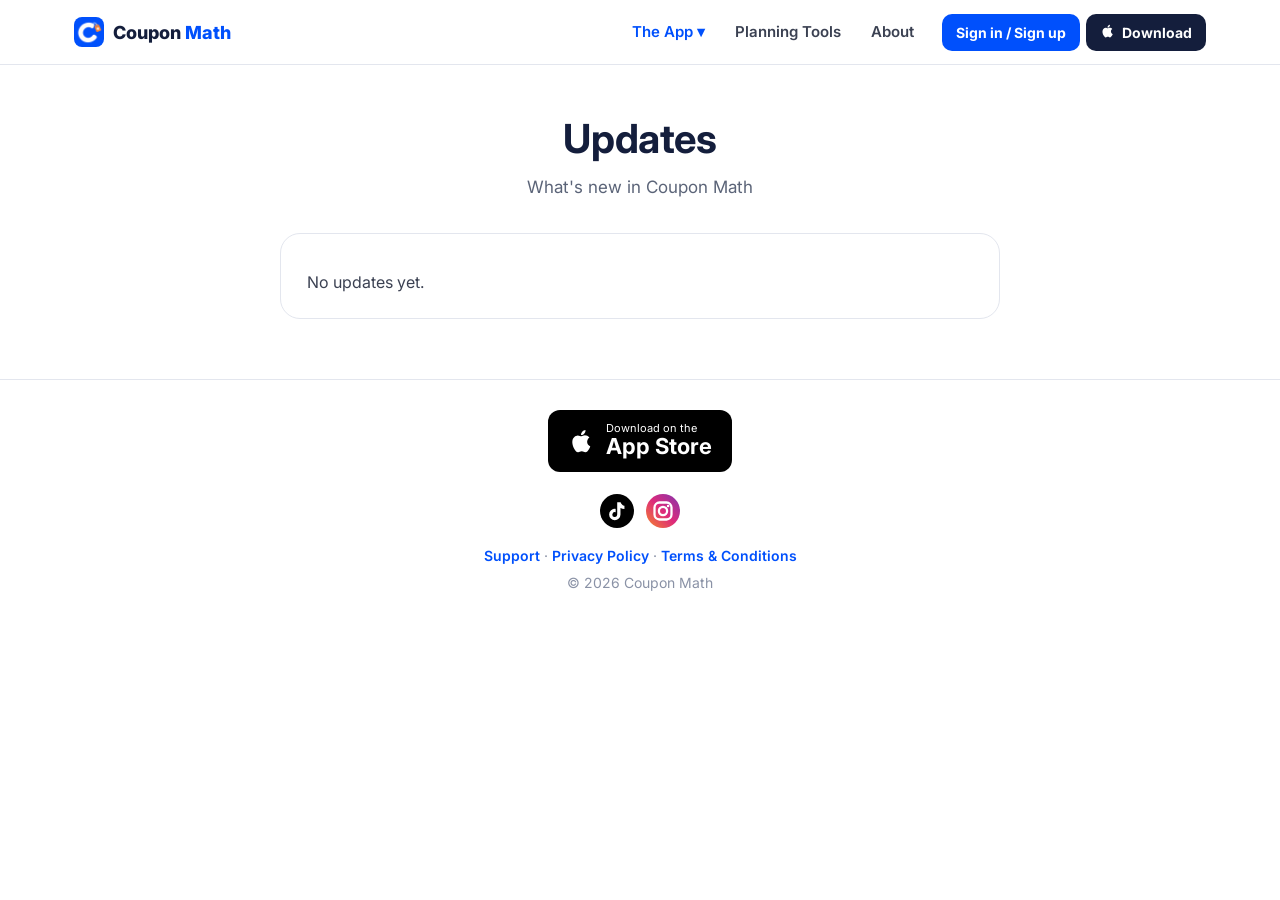
<file: updates.html>
<!doctype html>
<html lang="en"><head><meta charset="utf-8"><meta name="viewport" content="width=device-width,initial-scale=1,viewport-fit=cover">
<title>Updates · Coupon Math</title><meta name="description" content="An app that helps you plan your coupon trips. Browse this week's deals, split them into transactions, and see your estimated total and rewards before you shop.">
<link rel="icon" href="/icon.png"><link rel="apple-touch-icon" href="/icon.png">
<meta property="og:title" content="Updates · Coupon Math"><meta property="og:description" content="An app that helps you plan your coupon trips, with estimated totals and rewards before you shop."><meta property="og:url" content="https://couponmath.com/updates"><meta name="twitter:card" content="summary"><meta property="og:image" content="https://couponmath.com/icon.png">
<meta name="apple-itunes-app" content="app-id=6812436686">
<link rel="preconnect" href="https://fonts.googleapis.com"><link rel="stylesheet" href="https://fonts.googleapis.com/css2?family=Inter:wght@400;500;600;700;800&display=swap">
<link rel="stylesheet" href="/assets/site.css?v=26">
</head><body data-page="updates">
<nav class="nav"><div class="wrap">
  <a class="brand" href="/"><img src="/icon.png" alt=""><span>Coupon <span class="lg">Math</span></span></a>
  <div class="links">
    <div class="mi" data-g="app"><button type="button" aria-haspopup="true">The App ▾</button><div class="drop"><div class="in"><a href="/take-a-look"><b>Take a look</b></a><a href="/updates"><b>Updates</b></a></div></div></div>
    <div class="mi" data-g="tools"><a href="/planning-tools">Planning Tools</a></div>
    <div class="mi" data-g="about"><a href="/about">About</a></div>
    <a class="si" href="/app/sign-up">Sign in / Sign up</a>
    <a class="dl toStore" href="https://apps.apple.com/app/id6812436686" target="_blank" rel="noopener"><svg viewBox="0 0 24 24" aria-hidden="true"><path fill="#fff" d="M16.4 12.6c0-2.4 2-3.5 2-3.6-1.1-1.6-2.8-1.8-3.4-1.8-1.4-.2-2.8.8-3.5.8s-1.9-.8-3.1-.8a4.6 4.6 0 0 0-3.9 2.4c-1.7 2.9-.4 7.2 1.2 9.6.8 1.2 1.7 2.5 3 2.4 1.2 0 1.6-.8 3.1-.8s1.8.8 3.1.8c1.3 0 2.1-1.2 2.9-2.4a10 10 0 0 0 1.3-2.7c0 0-2.6-1-2.7-3.9zM14 5.5c.7-.8 1.1-1.9 1-3-1 0-2.1.7-2.8 1.5-.6.7-1.2 1.8-1 2.9 1 .1 2.1-.6 2.8-1.4z"/></svg><span>Download</span></a>
  </div>
  <div class="pn ponly"><a class="dlp toStore" href="https://apps.apple.com/app/id6812436686" target="_blank" rel="noopener"><svg viewBox="0 0 24 24" aria-hidden="true"><path fill="#fff" d="M16.4 12.6c0-2.4 2-3.5 2-3.6-1.1-1.6-2.8-1.8-3.4-1.8-1.4-.2-2.8.8-3.5.8s-1.9-.8-3.1-.8a4.6 4.6 0 0 0-3.9 2.4c-1.7 2.9-.4 7.2 1.2 9.6.8 1.2 1.7 2.5 3 2.4 1.2 0 1.6-.8 3.1-.8s1.8.8 3.1.8c1.3 0 2.1-1.2 2.9-2.4a10 10 0 0 0 1.3-2.7c0 0-2.6-1-2.7-3.9zM14 5.5c.7-.8 1.1-1.9 1-3-1 0-2.1.7-2.8 1.5-.6.7-1.2 1.8-1 2.9 1 .1 2.1-.6 2.8-1.4z"/></svg><span>Download</span></a><a class="sil" href="/app/sign-up">Sign in / up</a><button class="ham" id="ham" type="button" aria-label="Menu" aria-expanded="false"><i></i><i></i><i></i></button></div>
</div>
<div class="pmenu" id="pmenu" hidden>
  <div class="g">THE APP</div><a href="/take-a-look" data-v="take-a-look"><b>Take a look</b></a><a href="/updates" data-v="updates"><b>Updates</b></a>
  <div class="sep"></div><a href="/planning-tools" data-v="planning-tools"><b>Planning Tools</b></a><a href="/about" data-v="about"><b>About</b></a><a href="/support" data-v="support"><b>Support</b></a>
</div>
</nav>
<main><section class="view on"><div class="wrap">
  <div class="ptitle"><h2>Updates</h2><p>What's new in Coupon Math</p></div>
  <div class="posts" id="updates"></div>
</div></section></main>
<footer><div class="fdl"><a class="asb toStore" href="https://apps.apple.com/app/id6812436686" target="_blank" rel="noopener"><svg viewBox="0 0 24 24" aria-hidden="true"><path fill="#fff" d="M16.4 12.6c0-2.4 2-3.5 2-3.6-1.1-1.6-2.8-1.8-3.4-1.8-1.4-.2-2.8.8-3.5.8s-1.9-.8-3.1-.8a4.6 4.6 0 0 0-3.9 2.4c-1.7 2.9-.4 7.2 1.2 9.6.8 1.2 1.7 2.5 3 2.4 1.2 0 1.6-.8 3.1-.8s1.8.8 3.1.8c1.3 0 2.1-1.2 2.9-2.4a10 10 0 0 0 1.3-2.7c0 0-2.6-1-2.7-3.9zM14 5.5c.7-.8 1.1-1.9 1-3-1 0-2.1.7-2.8 1.5-.6.7-1.2 1.8-1 2.9 1 .1 2.1-.6 2.8-1.4z"/></svg><span><small>Download on the</small><b>App Store</b></span></a></div><div class="wrap">
  <div class="soc">
    <a href="https://www.tiktok.com/@hannah.vina" target="_blank" rel="noopener" aria-label="TikTok"><svg viewBox="0 0 24 24"><rect width="24" height="24" rx="12" fill="#010101"/><path d="M15.6 5.5c.4 1.3 1.4 2.3 2.7 2.6v2.3c-1 0-2-.3-2.8-.8v4.6a4 4 0 1 1-4-4c.2 0 .4 0 .6.1v2.4a1.7 1.7 0 1 0 1.1 1.6V5.5h2.4z" fill="#fff" transform="translate(-1.05 0.25)"/></svg></a>
    <a href="https://www.instagram.com/hannahvina_/" target="_blank" rel="noopener" aria-label="Instagram"><svg viewBox="0 0 24 24"><defs><linearGradient id="ig" x1="0" y1="1" x2="1" y2="0"><stop offset="0" stop-color="#F58529"/><stop offset=".5" stop-color="#DD2A7B"/><stop offset="1" stop-color="#8134AF"/></linearGradient></defs><rect width="24" height="24" rx="12" fill="url(#ig)"/><rect x="6" y="6" width="12" height="12" rx="3.5" fill="none" stroke="#fff" stroke-width="1.6"/><circle cx="12" cy="12" r="2.9" fill="none" stroke="#fff" stroke-width="1.6"/><circle cx="15.6" cy="8.4" r=".9" fill="#fff"/></svg></a>
  </div>
  <div class="l"><a href="/support">Support</a> · <a href="/privacy">Privacy Policy</a> · <a href="/terms">Terms &amp; Conditions</a></div>
  <div style="margin-top:6px">© 2026 Coupon Math</div>
</div></footer>

<script src="/assets/site.js?v=16"></script>
</body></html>
</file>
<file: assets/site.css>
/* Layout: the live couponmath.com look (white page, navy text, Coupon Math blue), rebuilt as the approved redesign: nav with menus, home, Take a look, Updates, Planning Tools, About */
:root{
  --bg:#FFFFFF; --ink:#141E3C; --muted:#5B6478; --soft:#8A92A6; --line:#E3E6EE;
  --blue:#0050FC; --logo:#0050FC; --blueSoft:#E8F2FD; --stage1:#F3F8FF; --stage2:#E5F0FD; --panel:#F5F7FB;
  --dim:rgba(14,20,40,.94); --black:#000000; --white:#FFFFFF;
  --font:'Inter',-apple-system,"SF Pro Text","Helvetica Neue",Arial,sans-serif;
  color-scheme:light;
}
*{box-sizing:border-box}
[hidden]{display:none !important}
body{background:var(--bg);color:var(--ink);font-family:var(--font);font-size:16px;line-height:1.5;margin:0}
a{color:inherit;text-decoration:none}
img,video{max-width:100%}
.wrap{max-width:1180px;margin:0 auto;padding-left:max(24px,env(safe-area-inset-left,0px));padding-right:max(24px,env(safe-area-inset-right,0px))}
h1,h2,h3,h4{text-wrap:balance;letter-spacing:-.4px}
.blue{color:var(--blue)}.lg{color:var(--logo)}
:focus-visible{outline:3px solid var(--blue);outline-offset:3px;border-radius:6px}

/* preview banner */
.pv{background:var(--ink);color:var(--white);font-size:13px;text-align:center;padding-block:8px;padding-left:max(16px,env(safe-area-inset-left,0px));padding-right:max(16px,env(safe-area-inset-right,0px))}

/* nav */
.nav{position:sticky;top:env(safe-area-inset-top,0px);z-index:20;background:var(--bg);border-bottom:1px solid var(--line)}
body::before{content:"";position:fixed;inset:0 0 auto;height:env(safe-area-inset-top,0px);z-index:30;background:var(--bg)}
.nav .wrap{height:64px;display:flex;align-items:center;gap:24px}
.brand{display:flex;align-items:center;gap:9px;font-weight:800;font-size:18px;cursor:pointer}.brand img{width:30px;height:30px;border-radius:8px}
.links{margin-left:auto;display:flex;align-items:center;gap:6px;font-size:15px;font-weight:600;color:#3B4152}
.mi{position:relative}
.mi > button,.mi > a{background:none;border:0;font:inherit;color:inherit;padding:8px 12px;border-radius:9px;cursor:pointer;display:block}
.mi > button:hover,.mi > a:hover{background:var(--panel)}
.mi.on > button,.mi.on > a{color:var(--blue)}
.drop{display:none;position:absolute;top:100%;left:0;padding-top:6px;z-index:5}
.drop .in{background:var(--bg);border:1px solid var(--line);border-radius:14px;box-shadow:0 14px 34px rgba(20,30,60,.14);padding:8px;width:240px}
.drop a{display:block;padding:10px 12px;border-radius:9px;cursor:pointer}.drop a:hover{background:var(--panel)}
.drop b{display:block;font-size:14.5px;color:var(--ink)}.drop small{display:block;color:var(--soft);font-weight:500;font-size:12.5px}
.mi:hover .drop,.mi:focus-within .drop{display:block}
.si{background:var(--blue);color:var(--white);border-radius:10px;padding:8px 14px;font-weight:700;font-size:14px;margin-left:10px}
.dl{background:var(--ink);color:var(--white);border-radius:10px;padding:8px 14px;font-weight:700;font-size:14px}
.ponly{display:none}
.ham{width:42px;height:42px;border:1px solid var(--line);border-radius:12px;background:var(--bg);display:flex;flex-direction:column;justify-content:center;align-items:center;gap:4px;cursor:pointer}
.ham i{display:block;width:18px;height:2px;border-radius:2px;background:var(--ink)}
.sil{background:var(--blue);color:var(--white);border-radius:10px;padding:7px 12px;font-weight:700;font-size:14px;white-space:nowrap}
.pmenu{position:absolute;right:max(16px,env(safe-area-inset-right,0px));top:58px;width:250px;background:var(--bg);border:1px solid var(--line);border-radius:16px;box-shadow:0 16px 40px rgba(20,30,60,.18);padding:8px;z-index:30}
.pmenu .g{font-size:11px;font-weight:800;letter-spacing:1px;color:var(--soft);padding:10px 12px 4px}
.pmenu .sep{height:1px;background:var(--line);margin:8px 6px}.pmenu a{display:block;padding:9px 12px;border-radius:10px;cursor:pointer}.pmenu a.on{background:var(--blueSoft)}
.pmenu b{display:block;font-size:15px}.pmenu small{display:block;color:var(--soft);font-size:12.5px}
.pmenu a.on b{color:var(--blue)}

/* views */

.ptitle{text-align:center;padding-block:44px 8px}.ptitle h2{margin:0;font-size:40px}.ptitle p{color:var(--muted);font-size:17px;margin:6px 0 0}

/* hero */
.hgrid{display:grid;grid-template-columns:1.05fr 1fr;gap:48px;align-items:center;padding-block:48px 0}
.hvid{display:flex;align-items:center;justify-content:center;position:relative}
.hvid video{height:560px;max-height:70vh;border-radius:22px;box-shadow:0 18px 40px rgba(20,50,120,.18);display:block}
.hvid .ph{position:absolute;left:50%;transform:translateX(-50%);bottom:14px;white-space:nowrap;background:var(--bg);border-radius:999px;padding:5px 12px;font-size:12.5px;font-weight:700;color:var(--muted)}
.hero{text-align:left;display:flex;flex-direction:column;align-items:flex-start;min-width:0}
.lockup{display:flex;flex-direction:column;align-items:center}
.hero .ic{width:96px;height:96px;border-radius:24px}
.hero h1{font-size:56px;line-height:1.05;margin:8px 0 0;letter-spacing:-1.5px}
.slo{color:var(--soft);font-size:20px;margin-top:2px}
.pill{display:inline-block;background:var(--blueSoft);color:var(--blue);font-weight:700;font-size:11.5px;border-radius:999px;padding:4px 10px;margin-top:10px}
.what{max-width:540px;margin:18px 0 0;font-size:19px;line-height:1.55;color:#3B4152}
.get{display:flex;flex-direction:column;align-items:center;gap:14px;margin-top:26px;width:fit-content;max-width:100%}.gbt{display:flex;flex-wrap:wrap;justify-content:center;align-items:center;gap:12px}
.asb{display:inline-flex;align-items:center;gap:10px;background:var(--black);color:var(--white);border-radius:12px;height:62px;padding:0 20px;text-align:left;min-width:0}.qrt{display:inline-flex;align-items:center;gap:10px;height:62px;border:1.5px solid var(--line);border-radius:12px;padding:0 16px 0 6px;font-size:13px;line-height:16px;color:var(--muted);text-align:left}.qrt img{width:50px;height:50px}
.asb svg{width:28px;height:28px}.asb small{display:block;font-size:11px;line-height:12px}.asb b{font-size:22px;line-height:24px}
.qr{display:flex;align-items:center;gap:10px;font-size:13px;color:var(--muted);text-align:left}.qr img{width:84px;height:84px;border-radius:8px;border:1px solid var(--line)}
.web{display:inline-block;color:var(--blue);font-weight:700;margin-top:16px}
.made{display:flex;align-items:center;gap:8px;font-size:13px;color:var(--soft);margin-top:22px}.made img{width:22px;height:22px;border-radius:50%;object-fit:cover}.made b{color:var(--ink)}a.made{cursor:pointer}a.made:hover b{text-decoration:underline}

/* take a look */
.look{margin-top:44px;border:1px solid var(--line);border-radius:26px;padding-block:30px 34px;padding-inline:32px}
.look > h3{text-align:center;margin:0;font-size:28px}.look > p{text-align:center;color:var(--muted);margin:4px 0 20px}
.stage{position:relative;height:660px;border-radius:24px;background:linear-gradient(135deg,var(--stage1),var(--stage2));overflow:hidden}
.media{position:absolute;left:50%;top:50%;transform:translate(-50%,-50%);display:flex;align-items:center;justify-content:center}
.media img.d{height:620px;width:auto;display:block}
.media img.m{display:none}
.mcap{display:none}
.media video{height:520px;border-radius:22px;box-shadow:0 18px 40px rgba(20,50,120,.18);display:block}
.lt{position:absolute;left:36px;top:150px;bottom:0;width:240px}
.num{font-size:13.5px;font-weight:800;color:var(--blue);letter-spacing:.8px}
.lt h4{font-size:32px;line-height:38px;margin:8px 0 10px}.lt p{color:#3B4152;font-size:16px;line-height:24px;margin:0}
.lt .nb{position:absolute;top:246px;left:0}
.nb{display:flex;gap:10px}
.cb{width:48px;height:48px;border-radius:50%;background:var(--bg);border:1px solid #D5DDEA;display:flex;align-items:center;justify-content:center;color:var(--blue);cursor:pointer}
.cb svg{width:22px;height:22px}
.rt{position:absolute;right:22px;top:0;bottom:0;width:236px;display:flex;flex-direction:column;justify-content:center;gap:2px}
.rt button{display:flex;align-items:center;gap:12px;padding:10px 14px;border-radius:12px;font:inherit;font-weight:600;font-size:15px;color:var(--muted);background:none;border:0;text-align:left;cursor:pointer}
.rt button b{width:26px;height:26px;border-radius:50%;background:var(--bg);border:1px solid #D5DDEA;font-size:12.5px;display:flex;align-items:center;justify-content:center;flex:none}
.rt button.on{background:var(--bg);color:var(--ink);box-shadow:0 4px 12px rgba(20,30,60,.08)}.rt button.on b{background:var(--blue);border-color:var(--blue);color:var(--white)}
.parr{display:none}
.dots{display:none;justify-content:center;gap:7px;margin-top:16px}.dots button{width:9px;height:9px;border-radius:50%;background:#D5D9E2;border:0;padding:0;cursor:pointer}.dots button.on{background:var(--blue);width:22px;border-radius:5px}

/* tool cards */
.two{display:grid;grid-template-columns:1fr 1fr;gap:28px;margin-top:30px}
.tc{border:1px solid var(--line);border-radius:26px;overflow:hidden;display:flex;flex-direction:column;min-width:0}
.top{position:relative;background:linear-gradient(135deg,#EEF5FF,#DDEBFC);height:310px;overflow:hidden}
.slide{position:absolute;inset:0;display:none;align-items:flex-end;justify-content:center;padding:24px 24px 0}.slide.on{display:flex}
.slide img{width:100%;height:100%;object-fit:cover;object-position:top;border-radius:14px 14px 0 0}
.slide:not(.v){padding:0}.slide:not(.v) img{object-fit:cover;object-position:center;border-radius:0}
.slide.v{align-items:center;padding:14px}.slide.v video{height:100%;border-radius:12px;box-shadow:0 10px 24px rgba(20,50,120,.22);cursor:pointer}
.ca{position:absolute;top:50%;margin-top:-22px;width:44px;height:44px;border-radius:50%;background:var(--bg);box-shadow:0 6px 16px rgba(20,30,60,.18);display:flex;align-items:center;justify-content:center;color:var(--blue);border:0;cursor:pointer;z-index:3}
.ca svg{width:22px;height:22px}
.vlab{position:absolute;left:14px;top:14px;background:var(--bg);border-radius:999px;padding:5px 11px;font-size:12.5px;font-weight:700;z-index:3}
.fs{position:absolute;right:14px;top:14px;background:var(--bg);border:0;border-radius:999px;padding:7px 12px;font:inherit;font-size:13px;font-weight:700;color:var(--blue);box-shadow:0 4px 12px rgba(20,30,60,.15);cursor:pointer;z-index:3}
.cd{position:absolute;bottom:12px;left:0;right:0;display:flex;justify-content:center;gap:6px;z-index:3}.cd i{width:8px;height:8px;border-radius:50%;background:rgba(20,30,60,.25)}.cd i.on{background:var(--blue);width:20px;border-radius:4px}
.bd{padding:24px 28px 28px}
.eck{font-size:12.5px;font-weight:800;letter-spacing:1px;color:var(--blue)}
.bd h3{margin:6px 0 6px;font-size:26px}.bd p{margin:0;color:#3B4152}
ul.ck{list-style:none;padding:0;margin:14px 0 20px}ul.ck li{display:flex;gap:10px;margin:7px 0;color:#3B4152}ul.ck li span{color:var(--blue);font-weight:800}
.btn{display:inline-flex;align-items:center;gap:8px;background:var(--blue);color:var(--white);border-radius:12px;padding:13px 22px;font-weight:700}
.note{color:var(--soft);font-size:13px;margin-top:8px}
.tcard img.tcimg{width:100%;height:100%;object-fit:cover;object-position:top}

.stack{display:flex;flex-direction:column;gap:28px;margin-top:30px}
.tc.wide{flex-direction:row;align-items:stretch}.tc.wide.rev{flex-direction:row-reverse}
.tc.wide .top{width:54%;height:auto;min-height:0;aspect-ratio:16/9;align-self:center;flex:none}.tc.wide .slide{align-items:center;padding:24px}.tc.wide .slide:not(.v){padding:0}.tc.wide .slide img{object-fit:cover;object-position:center;border-radius:0}.tc.wide .bd{flex:1;align-self:center;padding:34px 40px}
.sup{margin-top:28px;text-align:center;background:linear-gradient(135deg,var(--stage1),var(--stage2));border-radius:22px;padding:36px 28px;display:flex;flex-direction:column;align-items:center}
.sup h3{margin:0;font-size:28px}.sup p{color:#3B4152;margin:8px 0 18px;max-width:520px}
.em{display:flex;align-items:center;justify-content:center;gap:10px;margin-top:12px;color:var(--muted);font-size:14px}.em b{font-weight:600}.cpi{border:0;background:none;width:28px;height:28px;display:inline-flex;align-items:center;justify-content:center;color:var(--blue);cursor:pointer;padding:0;border-radius:6px}.cpi svg{width:19px;height:19px}.cpi:hover{color:var(--logo)}.cpi.ok{color:#2B8A3E}
.hl{max-width:720px;margin:26px auto 0;display:flex;flex-direction:column;gap:22px}
.hc{border:1px solid var(--line);border-radius:20px;padding:22px 24px}.hc h3{margin:0 0 12px;font-size:18px}
.hr{display:flex;justify-content:space-between;gap:12px;flex-wrap:wrap;padding:12px 0;border-top:1px solid var(--line)}.hr:first-of-type{border-top:0;padding-top:0}.hr span{color:var(--muted)}
/* updates */
.posts{max-width:720px;margin:24px auto 0;display:flex;flex-direction:column;gap:18px}
.post{border:1px solid var(--line);border-radius:20px;padding:24px 26px}.post h3{margin:0;font-size:21px}.post .d{color:var(--soft);font-size:13px;margin-top:2px}.post p{color:#3B4152;margin:12px 0 0;white-space:pre-line}.post .sig{margin-top:12px;font-weight:600}
.sample{max-width:720px;margin:18px auto 0;font-size:13px;color:var(--muted);background:var(--panel);border-radius:12px;padding:10px 14px}

/* about */
.me{max-width:760px;margin:24px auto 0;border:1px solid var(--line);border-radius:22px;padding:26px}
.mh{display:flex;align-items:center;gap:16px}.mh img{width:84px;height:84px;border-radius:50%;object-fit:cover}.mh h3{margin:0;font-size:24px}.mh div div{color:var(--soft)}
.me p{color:#3B4152;margin:16px 0 0}
.ec{max-width:760px;margin:22px auto 0;border:1px solid var(--line);border-radius:20px;padding:24px 28px;display:grid;grid-template-columns:1fr 1fr;gap:28px;align-items:center}
.ec h3{margin:4px 0 6px;font-size:21px}.ec .dt{display:inline-block;background:var(--panel);border-radius:999px;padding:4px 12px;font-size:13px;font-weight:600;color:var(--muted)}.ec p{color:#3B4152;font-size:15px;margin:12px 0 0}.ec img{border-radius:12px;width:100%;display:block}

/* footer */
footer{margin-top:60px;border-top:1px solid var(--line);padding-block:30px 40px;text-align:center;color:var(--soft);font-size:14px}
.soc{display:flex;justify-content:center;gap:12px;margin-bottom:12px}.soc svg{width:34px;height:34px}
footer .l a{color:var(--blue);font-weight:600}

/* full screen video */
.ov{position:fixed;inset:0;background:var(--dim);z-index:50;display:flex;align-items:center;justify-content:center;padding:max(24px,env(safe-area-inset-top,0px)) max(16px,env(safe-area-inset-right,0px)) max(24px,env(safe-area-inset-bottom,0px)) max(16px,env(safe-area-inset-left,0px))}
.ov video{max-height:100%;max-width:100%;border-radius:16px}
.ov .x{position:absolute;right:max(20px,calc(env(safe-area-inset-right,0px) + 12px));top:max(20px,calc(env(safe-area-inset-top,0px) + 12px));width:46px;height:46px;border-radius:50%;background:var(--bg);border:0;font-size:20px;font-weight:700;color:var(--ink);cursor:pointer}

/* phone */
@media (max-width:900px){
  .donly{display:none !important}.ponly{display:flex}
  .nav .wrap{height:60px}
  .links{display:none}
  .pn{margin-left:auto;display:flex;align-items:center;gap:14px}
  .hgrid{grid-template-columns:1fr;gap:28px;padding-block:28px 0}.hero{text-align:center;align-items:center}.what{margin-inline:auto}.get{justify-content:center}.made{justify-content:center}
  .hvid video{height:auto;width:100%;max-width:320px;max-height:none}
  .hero h1{font-size:36px}
  .look{border:0;padding-inline:0;padding-block:24px 0;margin-top:28px;background:var(--panel);border-radius:20px;padding:20px 12px}
  .look > h3{font-size:21px}.look > p{font-size:14px;margin-bottom:14px}
  .look{margin-inline:-14px;padding:14px 4px 12px;scroll-margin-top:64px}
  .look > h3{margin-bottom:8px}
  .dots{margin-top:8px}
  .mcap{display:block;text-align:center;margin:0 0 8px}.mcap .num{display:none}.mcap h4{font-size:20px;margin:2px 0 0;line-height:1.25}
  .stage{height:min(calc((100vw - 4px) * 1.747), calc(100vh - 226px));height:min(calc((100vw - 4px) * 1.747), calc(100svh - 226px));min-height:360px;display:flex;align-items:center;justify-content:center}
  .media{position:static;transform:none;width:100%;height:100%}
  .media > div:not(.vw){width:100%;height:100%;display:flex;align-items:center;justify-content:center}
  .media img.d{display:none}.media img.m{display:block;width:100%;height:100%;object-fit:contain}
  .media > .vw{width:100%;height:100%;display:flex;align-items:center;justify-content:center}
  .media video{width:auto;height:auto;max-width:100%;max-height:100%;border-radius:18px}
  .lt,.rt{display:none}
  .parr{display:flex;position:absolute;top:50%;margin-top:-19px;width:38px;height:38px;border-radius:50%;background:var(--bg);box-shadow:0 6px 16px rgba(20,30,60,.15);border:0;align-items:center;justify-content:center;color:var(--blue);z-index:3;cursor:pointer}
  .parr svg{width:20px;height:20px}
  .look .parr{width:32px;height:32px;margin-top:-16px}
  .look .pv2{left:2px!important}.look .nx2{right:2px!important}
  .look .vw .fs{top:10px;bottom:auto;right:10px}
  .dots{display:flex}
  .two{grid-template-columns:1fr;gap:20px}
  .tc.wide,.tc.wide.rev{flex-direction:column}.tc.wide .top{width:100%;min-height:0}.tc.wide .bd{padding:24px 22px 26px}
  .hero h1{font-size:40px}.what{font-size:17px}.asb{min-width:0}
  .brand > span{display:none}
  .made{margin-top:12px;font-size:12.5px;gap:6px}
  .web{margin-top:12px}
  .ec{grid-template-columns:1fr;gap:18px;padding:20px}
  .sup{padding:26px 18px}.sup h3{font-size:23px}
  .top{height:auto;aspect-ratio:16/9}
  .slide{padding:16px 16px 0}.slide:not(.v){padding:0}.slide img{object-fit:cover;object-position:center}
  .ptitle h2{font-size:32px}
}
@media (prefers-reduced-motion:reduce){*{scroll-behavior:auto}}

.post p{white-space:normal;margin:12px 0 0}.post ul{margin:12px 0 0 20px;color:#3B4152}.post a{color:var(--blue);font-weight:600}
#aboutText p{margin:16px 0 0}#aboutText ul{margin:12px 0 0 20px;color:#3B4152}
@media (max-width:900px){.hr{flex-direction:column;gap:2px}.hr span{font-size:15px}}
.vw{position:relative;display:block}.vw .fs{right:12px;top:auto;bottom:12px}
.hfs{display:none}
@media (max-width:900px){.hfs{display:block}.hvid .vw{width:100%;max-width:320px}}
/* Phone: no video at the top; the video is the first slide of Take a look */
@media (max-width:900px){.hvid{display:none!important}}

.bts{max-width:760px;margin:22px auto 0;border:1px solid var(--line);border-radius:20px;padding:24px 28px 30px;background:var(--panel)}
.bts h3{margin:4px 0 0;font-size:21px}
.bts .ph{display:grid;grid-template-columns:1fr 1fr;gap:26px;margin-top:22px;padding:0 10px}
.bts figure{margin:0;background:#fff;padding:10px 10px 14px;border-radius:10px;box-shadow:0 10px 26px rgba(20,50,120,.12);transform:rotate(-2deg)}
.bts figure:nth-child(2){transform:rotate(2deg)}
.bts img{width:100%;aspect-ratio:4/5;object-fit:cover;border-radius:6px;display:block}
.bts figure:nth-child(2) img{object-position:center top}
.bts figcaption{margin-top:10px;text-align:center;font-size:14px;font-weight:600;color:#3B4152}
@media (max-width:900px){.bts{padding:20px}.bts .ph{grid-template-columns:1fr;gap:22px;padding:0 6px}}

/* App Store button on every page (Nov 21): phone top bar, computer Download with the Apple logo, and at the bottom of each page */
.dl{display:inline-flex;align-items:center;gap:6px}.dl svg{width:16px;height:16px;margin-top:-2px}
.dlp{display:inline-flex;align-items:center;gap:5px;background:var(--black);color:var(--white);border-radius:9px;height:34px;box-sizing:border-box;padding:0 12px;font-weight:700;font-size:13px;line-height:1}.dlp svg{width:15px;height:15px;margin-top:-2px}
.fdl{display:flex;justify-content:center;margin:0 0 22px}

/* Web version button (Android and computers): light gray, same height as the App Store button (which keeps its size); ⓘ to its right opens a bubble */
.wbw{position:relative;display:inline-flex}
.wbb{display:inline-flex;align-items:center;gap:10px;box-sizing:border-box;height:62px;padding:0 20px;border-radius:12px;background:#EEF0F4;color:var(--ink);text-align:left}
.wbb svg{width:26px;height:26px;flex:none}.wbb b{display:block;font-size:20px;line-height:24px;white-space:nowrap}.wbb small{display:block;font-size:11px;line-height:13px;color:var(--muted)}
.wbi{position:absolute;left:100%;top:50%;margin:-10px 0 0 8px;width:20px;height:20px;border-radius:50%;border:1.5px solid var(--muted);background:none;color:var(--muted);font:700 12px/1 var(--font);padding:0;cursor:pointer;display:flex;align-items:center;justify-content:center}
.wbp{position:absolute;top:calc(100% + 10px);right:-34px;z-index:30;width:260px;box-sizing:border-box;background:#fff;border:1px solid #D5DAE3;border-radius:12px;padding:11px 13px;font-size:13.5px;line-height:19px;color:var(--ink);text-align:left;box-shadow:0 6px 18px rgba(20,30,60,.12)}
.wbp::before{content:"";position:absolute;top:-7px;right:24px;width:12px;height:12px;background:#fff;border-left:1px solid #D5DAE3;border-top:1px solid #D5DAE3;transform:rotate(45deg)}
.wbp small{display:block;font-size:12.5px;color:var(--muted);margin-top:6px}.wbp a{display:block;font-weight:700;font-size:13px;margin-top:6px;color:var(--ink)}
.get .qrt{height:auto;padding:6px 16px 6px 6px;gap:12px}.get .qrt span{font-size:16px;line-height:20px;font-weight:700;color:var(--ink);white-space:nowrap}
html.android .wbw{order:-1}
.get .made{margin-top:4px}

/* Computer: QR code opens under the top-bar Download button on hover (replaces the QR box in the hero) */
.dl{position:relative}
.dlq{display:none;position:absolute;top:calc(100% + 12px);right:0;width:220px;box-sizing:border-box;background:#fff;border:1px solid #D5DAE3;border-radius:14px;box-shadow:0 10px 28px rgba(20,30,60,.16);padding:14px;text-align:center;color:var(--ink);z-index:60;cursor:default}
.dlq::before{content:"";position:absolute;top:-7px;right:28px;width:12px;height:12px;background:#fff;border-left:1px solid #D5DAE3;border-top:1px solid #D5DAE3;transform:rotate(45deg)}
.dlq::after{content:"";position:absolute;left:0;right:0;top:-14px;height:14px}
.dlq img{width:130px;height:130px;display:block;margin:0 auto}.dlq b{display:block;font-size:15px;margin-top:6px}.dlq small{display:block;font-size:12.5px;font-weight:500;color:var(--muted);margin-top:2px}
@media (hover:hover) and (pointer:fine){.dl:hover .dlq,.dl:focus-visible .dlq{display:block}}

/* Phone top bar: Sign in / up + menu only (Download is in the menu and the Get the app bar) (Nov 25) */
@media (max-width:900px){.pn .dlp{display:none !important}}
.pmenu a.pmdl{display:flex;align-items:center;justify-content:center;gap:6px;width:fit-content;margin:4px auto 2px;background:#000;color:#fff;border-radius:9px;padding:7px 12px;font-weight:700;font-size:13px;white-space:nowrap}.pmenu a.pmdl svg{width:14px;height:14px;margin-top:-2px;flex-shrink:0}
</file>
<file: assets/deals.css>
/* Deals home page (couponmath.com). Filled by deals.js. */
.dealsPage .wrap{max-width:1320px}
.dealsPage main{padding-bottom:20px}

/* Light gray page, white cards (Nov 25, option 1b) */
body.dealsPage{background:#F3F5F9}
body.dealsPage .nav{background:#FFFFFF}
body.dealsPage footer{background:#F3F5F9}

/* Header: CVS Deals this week ⌄ (left) · dates (right), chips under it */
.dx{margin-top:24px}
.dxr{display:flex;align-items:center;justify-content:space-between;gap:16px}
.dx .tt{position:relative;display:inline-block;min-width:0}
.dx .tt button{font:inherit;display:flex;align-items:center;gap:8px;background:none;border:0;padding:0;color:var(--ink);cursor:pointer}
.dx h1{font-size:34px;line-height:1.1;letter-spacing:-.02em;margin:0;font-weight:800;white-space:nowrap}
.dx .tt svg{width:22px;height:22px;flex-shrink:0}
.dx .wk{font-size:22px;font-weight:800;color:var(--ink);white-space:nowrap}
.dx .wk .short{display:none}
.dx .pop{position:absolute;left:0;top:calc(100% + 10px);width:290px;background:var(--bg);border:1px solid var(--line);border-radius:14px;padding:12px 14px;font-size:14px;font-weight:500;line-height:1.4;box-shadow:0 10px 30px rgba(20,30,60,.14);z-index:20}
.fl{display:flex;gap:8px;overflow-x:auto;margin:16px 0 0;padding-bottom:2px;scrollbar-width:none}
.fl::-webkit-scrollbar{display:none}
.fl button{font:inherit;font-size:15px;font-weight:700;padding:8px 18px;border-radius:999px;border:1px solid #DDE1EA;background:#FFFFFF;color:#3B4152;cursor:pointer;white-space:nowrap}
.fl button.on{background:var(--ink);border-color:var(--ink);color:#FFFFFF}
#allDeals{margin-top:18px}
.secth{font-size:28px;margin:56px 0 0;padding-top:34px;border-top:1px solid var(--line)}
.grid{display:grid;gap:16px}
.g4{grid-template-columns:repeat(4,minmax(0,1fr));gap:20px}

/* Deal card */
.dcard{border:1px solid var(--line);border-radius:18px;padding:14px;display:flex;flex-direction:column;gap:9px;min-width:0;background:var(--bg);position:relative}
.dcard .ph{height:210px;border-radius:10px;display:flex;align-items:center;justify-content:center;overflow:hidden;background:none;border:0;padding:0;cursor:pointer;width:100%}
.dcard .ph img{width:100%;height:100%;object-fit:contain}
.dcard .br,.pcard .br{font:inherit;font-weight:800;font-size:18px;line-height:1.28;color:var(--ink);text-decoration:none;background:none;border:0;padding:0;text-align:left;cursor:pointer}
.dcard .of,.pcard .of{font-size:15px;color:var(--muted);margin-top:3px}
.dcard .cp{display:flex;flex-wrap:wrap;gap:6px}
.dcard .cp{padding-top:4px}
.dcard .cp span{position:relative;border:1.5px dashed #2F9E44;color:#237A35;border-radius:999px;padding:3px 10px;font-size:13px;font-weight:700}
/* Scissors sitting on the dashed edge, top right (Nov 25) */
.dcard .cp .sc{position:absolute;right:12px;top:-8px;width:14px;height:14px;padding:0 1px;background:#FFFFFF;fill:none;stroke:#2F9E44;stroke-width:2;stroke-linecap:round;transform:scaleX(-1)}
.dcard .tot{display:flex;justify-content:space-between;align-items:baseline;gap:8px;border-top:1px solid var(--line);padding-top:11px;margin-top:auto;font-size:16px}
.dcard .tot b{font-size:21px}
.dcard .tot .er,.dcard .tot .yp{white-space:nowrap}
.dcard .tot small{font-size:inherit}
.dcard .er{color:var(--blue)}
.dcard .er.none{color:var(--soft)}
.dcard .add{font:inherit;border:0;cursor:pointer;text-align:center;font-weight:700;font-size:15px;padding:12px;border-radius:12px;background:var(--blue);color:var(--white)}

/* Store promo: the app's card (light blue, circle top right, STORE PROMO tag), first in the grid */
.pcard{position:relative;overflow:hidden;border:1.5px solid #B5D5F5;background:#F2F8FF;border-radius:18px;padding:14px;display:flex;flex-direction:column;gap:8px;min-width:0;cursor:pointer}
.pcard>*{position:relative}
.pcard .tag{align-self:flex-start;background:#DCEBFF;border-radius:7px;padding:3px 7px;font-size:11px;font-weight:800;letter-spacing:.06em;color:#0071E3}
.pcard .pg{height:210px;display:grid;grid-template-columns:1fr 1fr;grid-template-rows:1fr 1fr;gap:6px}
.pcard .pg.n1{grid-template-columns:1fr;grid-template-rows:1fr}
.pcard .pg.n2{grid-template-rows:1fr}
.pcard .pg.n3 span:first-child{grid-row:span 2}
.pcard .pg span{background:#FFFFFF;border-radius:10px;display:flex;align-items:center;justify-content:center;overflow:hidden;min-height:0}
.pcard .pg img{width:100%;height:100%;object-fit:contain}
.pcard .pg .more{background:#DCEBFF;color:#0071E3;font-weight:800;font-size:15px}
.pcard .br{color:#0071E3;cursor:pointer;font-size:20px}
.pcard .of{margin-top:1px}
.pcard .mm{margin-top:auto;text-align:center;font-weight:800;font-size:15px;padding:12px;border-radius:12px;background:#0071E3;color:#FFFFFF}
.pcard:hover .mm{filter:brightness(1.06)}
.empty{color:var(--muted);padding:20px 0}

/* Get the app: left rail on very wide screens, light card everywhere else */
.rail{display:none}
.gbar{display:flex;position:fixed;right:20px;bottom:20px;z-index:30;align-items:center;gap:12px;background:var(--bg);border:1px solid var(--line);border-radius:18px;padding:10px 10px 10px 12px;box-shadow:0 12px 32px rgba(20,30,60,.16);max-width:400px}
.gbar img{width:40px;height:40px;border-radius:10px;flex-shrink:0}
.gbar span{flex:1;min-width:0;font-size:15px;line-height:1.25}
.gbar small{display:block;font-size:13px;color:var(--muted)}
.gbar a{background:var(--blue);color:var(--white);text-decoration:none;font-weight:700;font-size:15px;padding:11px 16px;border-radius:12px;white-space:nowrap}
@media (min-width:1720px){
  .gbar{display:none}
  .rail{display:block;position:fixed;left:28px;top:120px;width:150px;border:1px solid var(--line);border-radius:20px;padding:16px 14px;text-align:center;background:var(--bg);box-shadow:0 10px 30px rgba(20,30,60,.10);z-index:10}
  .rail img.ic{width:56px;height:56px;border-radius:14px}
  .rail .t{font-size:15px;font-weight:800;margin-top:10px;line-height:1.25}
  .rail img.qr{width:104px;height:104px;margin:12px auto 6px;display:block}
  .rail small{display:block;font-size:11px;color:var(--muted)}
  .rail a{display:block;margin-top:10px;background:var(--black);color:var(--white);text-decoration:none;font-weight:700;font-size:13px;padding:10px 6px;border-radius:10px}
}
@media (max-width:1180px){
  .g4{grid-template-columns:repeat(3,minmax(0,1fr))}
}

/* Phones */
@media (max-width:900px){
  .dealsPage main .wrap{padding-left:14px;padding-right:14px}
  .dx{margin-top:14px}
  .dxr{gap:8px}
  .dx h1{font-size:21px}
  .dx .tt button{gap:3px}
  .dx .tt svg{width:16px;height:16px}
  .dx .wk{font-size:14px}
  .dx .wk .full{display:none}
  .dx .wk .short{display:inline}
  .fl{margin-top:12px;margin-left:-14px;margin-right:-14px;padding-left:14px;padding-right:14px}
  .fl button{font-size:13px;padding:7px 13px}
  #allDeals{margin-top:14px}
  .pcard{padding:10px;border-radius:16px;gap:6px}
  .pcard .pg{height:140px;gap:5px}
  .pcard .br{font-size:16px}
  .pcard .of{font-size:14px}
  .pcard .mm{font-size:14px;padding:10px}

  .g4{grid-template-columns:repeat(2,minmax(0,1fr));gap:10px}
  .sh h2,.secth{font-size:22px}
  .dcard{padding:10px;border-radius:16px}
  .dcard .ph{height:140px}
  .dcard .br{font-size:16px}
  .dcard .of{font-size:14px}
  /* Earn left, You pay right, small label over each amount (option A) */
  .dcard .tot{padding-top:8px}
  .dcard .tot small{font-size:13px}
  .dcard .tot b{font-size:20px}
  .dcard .eb{top:6px;right:6px;font-size:12px;padding:3px 7px}
  /* Coupons closer to the deal title: tighter spacing in the card */
  .dcard{gap:5px}
  .dcard .of{margin-top:1px}
  .dcard .cp{padding-top:6px}
  .dcard .add{margin-top:4px}
  .gbar{left:12px;right:12px;bottom:12px;max-width:none}
  .dealsPage footer{padding-bottom:90px}
}

/* Pop-ups on the site: deal details, sign-up sheet, Mix & match window (Nov 25) */
html.cmlock,html.cmlock body{overflow:hidden}
.cmov{position:fixed;inset:0;z-index:100;background:rgba(20,30,60,.45);display:flex;align-items:center;justify-content:center;padding:20px}
.cmov[hidden]{display:none}
.cmbox{background:#FFFFFF;border-radius:20px;box-shadow:0 20px 60px rgba(0,0,0,.25);width:100%;max-height:calc(100vh - 40px);overflow:auto;padding:18px 20px 20px;color:var(--ink)}
.cmbox.deal{max-width:400px}
.cmbox.sheet{max-width:480px;padding:22px 26px 24px}
.cmbox.mix{max-width:480px;height:min(760px,calc(100vh - 40px));padding:0;display:flex;flex-direction:column;overflow:hidden}
.cmhd{display:flex;align-items:center;justify-content:space-between;gap:10px;min-height:28px}
.cmhd .ey{font-size:12px;font-weight:800;letter-spacing:.06em;color:#0071E3}
.cmhd.mx{padding:14px 16px;border-bottom:1px solid var(--line)}
.cmhd .mt{font-weight:800;font-size:17px;color:#0071E3;line-height:1.2}
.cmhd .mt small{display:block;font-size:14px;font-weight:500;color:var(--muted)}
.cmx{font:inherit;width:32px;height:32px;border-radius:50%;border:1px solid var(--line);background:#FFFFFF;color:#8A92A6;font-size:15px;cursor:pointer;flex-shrink:0}
.cmbox .br{font-weight:800;font-size:18px;line-height:1.25}
.cmbox .of{font-size:15px;color:var(--muted);margin-top:2px}
.cmbox .cmtop{display:flex;gap:14px;margin-top:8px;align-items:center}
.cmbox .cmph{width:96px;height:96px;flex-shrink:0;border-radius:12px;overflow:hidden;display:flex;align-items:center;justify-content:center}
.cmbox .cmph img{width:100%;height:100%;object-fit:contain}
.cmbox .nt{margin-top:12px;background:#F5F7FB;border-radius:10px;padding:10px 12px;font-size:14px;line-height:1.4;white-space:pre-line}
.cmbox .math{margin-top:12px;border:1px solid var(--line);border-radius:12px;padding:12px 14px}
.cmbox .ln{display:flex;justify-content:space-between;gap:12px;font-size:15px;margin-top:4px}
.cmbox .ln:first-child{margin-top:0}
.cmbox .ln span{min-width:0}
.cmbox .ln b{white-space:nowrap}
.cmbox .ln.g{color:#2F9E44}
.cmbox .ln.yp{border-top:1px solid var(--line);padding-top:8px;margin-top:8px;font-weight:800}
.cmbox .ln.yp b{font-size:19px}
.cmbox .ln.er{color:#0071E3}
.cmbtn{font:inherit;display:block;width:100%;margin-top:16px;border:0;cursor:pointer;background:#0071E3;color:#FFFFFF;font-weight:800;font-size:16px;padding:14px;border-radius:12px}
.cmbox .com{text-align:center;font-size:13px;color:var(--muted);margin-top:10px}
.cmbox .cmpv{text-align:left;display:flex;gap:12px;margin-top:14px;border:1px solid var(--line);border-radius:16px;padding:14px}
.cmbox .cmpvl{width:84px;flex-shrink:0;display:flex;flex-direction:column;align-items:center;gap:8px}
.cmbox .cmpvp{width:80px;height:68px;display:flex;align-items:center;justify-content:center}
.cmbox .cmpvp img{max-width:100%;max-height:100%;object-fit:contain}
.cmbox .cmpve{border:1px solid #B9D3FB;background:#E8F2FC;border-radius:10px;padding:4px 10px;text-align:center;color:#0071E3;line-height:1.15}
.cmbox .cmpve small{display:block;font-size:11px}
.cmbox .cmpve b{font-size:16px}
.cmbox .cmpvr{flex:1;min-width:0}
.cmbox .cmpvr .br{font-size:16px}
.cmbox .cmpvr .of{font-size:14px}
.cmbox .cmpvr .ln{font-size:14px}
.cmbox .cmpvr .ln:nth-child(3){margin-top:8px}
.cmbox .ln.tt{border-top:1px solid var(--line);margin-top:8px;padding-top:6px;align-items:baseline}
.cmbox .ln.tt span{font-size:12px;font-weight:800;letter-spacing:.04em}
.cmbox .ln.tt b{font-size:20px}
.cmbox .alt{text-align:center;font-size:15px;color:var(--muted);margin-top:12px}
.cmbox .alt button{font:inherit;background:none;border:0;padding:0;color:#0071E3;font-weight:800;cursor:pointer}
.mxw{position:relative;flex:1;min-height:0}
.mxw iframe{position:absolute;inset:0;width:100%;height:100%;border:0}
.mxl{position:absolute;inset:0;display:flex;align-items:center;justify-content:center;background:#FFFFFF;color:var(--muted);font-size:15px;z-index:1}
@media (max-width:900px){
  .cmov{align-items:flex-end;padding:0}
  .cmbox.deal,.cmbox.sheet{max-width:none;border-radius:22px 22px 0 0;max-height:90vh;padding:16px 16px calc(18px + env(safe-area-inset-bottom))}
  .cmbox.mix{max-width:none;width:calc(100% - 24px);height:calc(100% - 56px);margin:auto;border-radius:20px}
  .cmov:has(.cmbox.mix){align-items:center;padding:12px}
}

.cmbox .pc{display:inline-flex;align-items:center;gap:2px}
.cmbox .pc svg{width:15px;height:15px;fill:none;stroke:#8A92A6;stroke-width:2.6;stroke-linecap:round;stroke-linejoin:round}
.cmhd.mx{position:relative;justify-content:center;padding:10px 12px;border-bottom:1px solid var(--line);min-height:0}
.cmhd.mx .mt{font-weight:800;font-size:17px;color:#0071E3}
.cmhd.mx .cmx{position:absolute;right:8px;top:50%;transform:translateY(-50%);border:0;width:36px;height:36px;font-size:22px;color:#8A92A6;background:none}

/* Signed in already: a short "Adding to your Planner" screen before the app opens (Nov 25) */
.cmgo{position:fixed;inset:0;z-index:120;background:rgba(243,245,249,.96);display:flex;flex-direction:column;align-items:center;justify-content:center;gap:14px;color:var(--ink);text-align:center;padding:24px}
.cmgo img{width:64px;height:64px;border-radius:16px}
.cmgo b{font-size:20px}
.cmgo small{font-size:15px;color:var(--muted)}
.cmgo i{width:26px;height:26px;border-radius:50%;border:3px solid #CFE0F7;border-top-color:#0071E3;animation:cmspin .8s linear infinite}
@keyframes cmspin{to{transform:rotate(360deg)}}

/* Deal card option B (Nov 25): "You pay" small gray left, price big right; Earn badge on the photo */
.dcard .ph{position:relative}
.dcard .tot{align-items:baseline}
.dcard .tot small{font-size:14px;color:var(--muted);font-weight:600}
.dcard .tot b{font-size:22px;font-weight:800}
.dcard .eb{position:absolute;top:8px;right:8px;background:#0071E3;color:#FFFFFF;font-size:13px;font-weight:800;border-radius:8px;padding:4px 9px;line-height:1.2;white-space:nowrap}
@media (max-width:900px){
  .dcard .tot small{font-size:13px}
  .dcard .tot b{font-size:20px}
  .dcard .eb{top:6px;right:6px;font-size:12px;padding:3px 7px}
}
/* Phone cards (Nov 25, option 1): room at the top of the photo for the Earn badge, so a tall photo sits under it */
@media (max-width:900px){
  }
/* Nov 25 (option B): deal tags in one row at the top left of the photo (room kept above the picture); Earn line under You pay */
.dcard .ph .tg{position:absolute;left:6px;right:6px;top:6px;display:flex;gap:4px;flex-wrap:nowrap;overflow:hidden;pointer-events:none}
.dcard .ph .tg span{font-size:11px;font-weight:800;border-radius:6px;padding:2px 6px;white-space:nowrap}
.dcard .ph:has(.tg){padding-top:28px;box-sizing:border-box}
.dcard .ph:has(.tg) img{height:100%}
.dcard .ern{display:flex;justify-content:space-between;align-items:baseline;margin-top:2px}
.dcard .ern small{font-size:14px;color:var(--muted);font-weight:600}
.dcard .ern b{font-size:16px;color:var(--blue)}
</file>
<file: assets/demos.css>
/* "See it in action" demos */
.demos{margin:8px auto 0;scroll-margin-top:70px}
.demos h3{margin:0 0 12px;font-size:30px;font-weight:900;text-align:center;letter-spacing:-.3px}.demos h3 span{color:#1F4FE0}
.dpanel{display:flex;flex-direction:column;align-items:center}
.dleft,.dright{display:none}
.dmid{display:flex;flex-direction:column;align-items:center;gap:12px;width:100%}
.dchips{display:flex;flex-direction:column;align-items:center;gap:6px}
.drow{display:flex;gap:6px;justify-content:center}
.dchip{font:inherit;display:inline-flex;align-items:center;gap:8px;padding:7px 13px;border-radius:999px;font-size:13.5px;font-weight:700;white-space:nowrap;background:#fff;color:#4A5068;border:1px solid #E3E7EE;cursor:pointer}
.dchip.on{background:#1F4FE0;color:#fff;border-color:#1F4FE0}
.dn{display:none}
.dbox{width:100%;max-width:390px;overflow:hidden;margin-top:4px}
.dscale{width:390px;transform-origin:0 0}
.dstage{position:relative;width:390px;height:574px}
.danim{position:relative;width:390px;height:574px}
.dp{position:absolute;top:0;border-radius:42px;background:#111;padding:8px;box-sizing:border-box;box-shadow:0 20px 40px rgba(26,27,46,.25)}
.dscr{position:relative;width:100%;height:100%;border-radius:35px;overflow:hidden;background:#fff}
.dfill{pointer-events:none;-webkit-touch-callout:none;position:absolute;inset:0;width:100%;height:100%;object-fit:cover;object-position:top}
.dnotch{position:absolute;left:50%;top:8px;width:76px;height:21px;margin-left:-38px;border-radius:11px;background:#111;z-index:50}
.dc{position:absolute;box-sizing:border-box;padding:6px 8px;border-radius:11px;background:#fff;box-shadow:0 6px 16px rgba(26,27,46,.18);border:1px solid #E6EAF2;z-index:5;opacity:0;transform:translate(var(--dx),var(--dy));transition:opacity .35s ease,transform .35s ease;text-align:left;pointer-events:none}
.dc.on{opacity:1;transform:none}
.dt{position:absolute;width:8px;height:8px;background:#fff;transform:rotate(45deg)}
.di{position:relative;display:flex;width:18px;height:18px;border-radius:5px;background:#EAF2FD;align-items:center;justify-content:center;margin-bottom:3px}
.dh{position:relative;display:block;font-size:11px;font-weight:800;line-height:1.22;color:#1A1B2E}.dh span{color:#1F4FE0}
.ds{display:block;font-size:9.5px;line-height:1.25;color:#5A6072;margin-top:2px}
/* Computer: words on the left, the phone in the middle, the list on the right (like Take a look) */
@media (min-width:900px){
  .demos h3{font-size:34px;margin-bottom:18px}
  .dpanel{flex-direction:row;align-items:center;justify-content:space-between;gap:24px;padding:28px 40px;border-radius:28px;background:linear-gradient(135deg,#F3F7FE,#E7F0FD)}
  .dleft,.dright{display:block;flex:1;min-width:0}
  .dmid{flex:none;width:auto}
  .dtop{display:none}
  .dbox{max-width:none;width:auto;margin:0}
  .dtx .dof{font-size:13px;font-weight:800;letter-spacing:.08em;color:#1F4FE0}
  .dtx .dtt{font-size:34px;font-weight:900;line-height:1.15;margin-top:8px}.dtx .dtt span{color:#1F4FE0}
  .dtx p{font-size:16px;color:#4A5068;line-height:1.55;margin:12px 0 0;max-width:290px}
  .darrs{display:flex;gap:10px;margin-top:28px}
  .darr{width:46px;height:46px;border-radius:50%;background:#fff;border:1px solid #DCE3EE;display:flex;align-items:center;justify-content:center;cursor:pointer;padding:0}
  .dlist{align-items:stretch;gap:4px;max-width:250px;margin-left:auto}
  .dlist .drow{flex-direction:column;gap:4px}
  .dlist .dchip{justify-content:flex-start;gap:12px;padding:10px 14px;border:0;border-radius:12px;background:transparent;font-size:15px;font-weight:500;color:#5A6072;width:100%}
  .dlist .dchip.on{background:#fff;color:#1A1B2E;font-weight:700;box-shadow:0 4px 14px rgba(26,27,46,.08)}
  .dlist .dn{display:inline-flex;width:26px;height:26px;border-radius:50%;align-items:center;justify-content:center;font-size:13px;font-weight:800;background:#fff;border:1px solid #D8DEE8;color:#5A6072}
  .dlist .dchip.on .dn{background:#1F4FE0;border-color:#1F4FE0;color:#fff}
}
@media (prefers-reduced-motion: reduce){.dc{transition:none}}
@keyframes bl{0%,14.0%{opacity:0;transform:scale(1.5)}16.0%{opacity:1;transform:scale(1)}18.0%{opacity:1;transform:scale(.8)}21.0%,100%{opacity:0;transform:scale(1)}}
@keyframes pop{0%,17.0%{opacity:0}17.4%,44.0%{opacity:1}44.4%,100%{opacity:0}}
@keyframes nm{0%,38.0%{opacity:0;transform:scale(1.5)}40.0%{opacity:1;transform:scale(1)}42.0%{opacity:1;transform:scale(.8)}45.0%,100%{opacity:0;transform:scale(1)}}
@keyframes b0{0%,44.0%{opacity:1}44.4%,92.0%{opacity:0}92.4%,100%{opacity:1}}
@keyframes b1{0%,44.0%{opacity:0}44.4%,92.0%{opacity:1}92.4%,100%{opacity:0}}
@keyframes nt{0%,50%{transform:translateY(-130px)}55%,90%{transform:translateY(0)}96%,100%{transform:translateY(-130px)}}
@keyframes dim{0%,48%{opacity:0}52%,91%{opacity:1}96%,100%{opacity:0}}
@keyframes cob{0%,13%{opacity:1;transform:translateY(0)}16%,97%{opacity:0;transform:translateY(8px)}100%{opacity:1;transform:translateY(0)}}

/* Home: the top part fills the first screen; "See it in action ⌄" at its bottom */
html{scroll-behavior:smooth}
body[data-page=home] .hgrid,body[data-page=take-a-look] .hgrid{position:relative;min-height:calc(100svh - 64px);box-sizing:border-box;padding-bottom:84px;align-content:center;align-items:center}
.seecue{position:absolute;left:50%;bottom:22px;transform:translateX(-50%);display:flex;flex-direction:row;align-items:center;gap:8px;color:#1A1B2E;font-weight:800;font-size:16px;text-decoration:none;z-index:2;white-space:nowrap}
.seecue span{width:32px;height:32px;border-radius:50%;background:#fff;border:1.5px solid #D0D5DD;color:#4A5068;display:flex;align-items:center;justify-content:center;animation:seebob 1.8s ease-in-out infinite}
@keyframes seebob{0%,100%{transform:translateY(0)}50%{transform:translateY(4px)}}
@media (prefers-reduced-motion: reduce){.seecue span{animation:none}}
</file>
<file: assets/top5.css>
/* "Top 5 deals this week" (home page and /top5). Filled by top5.js from the deals picked in Admin → Website Top 5. */
.t5{margin-top:44px;border:1px solid var(--line);border-radius:26px;padding-block:30px 32px;padding-inline:32px}
.t5 .eyb{font-size:12px;font-weight:800;letter-spacing:.1em;color:var(--blue)}
.t5 .h{display:flex;flex-wrap:wrap;align-items:baseline;gap:6px 14px;margin:4px 0 6px}
.t5 h2{font-size:30px;margin:0}
.t5 .wk{color:var(--muted);font-weight:600}
.t5 .chips{display:flex;gap:8px;margin:8px 0 18px}
.t5 .chip{background:var(--ink);color:var(--white);border-radius:999px;padding:5px 14px;font-weight:700;font-size:13px}
.t5 .cards{display:grid;grid-template-columns:repeat(5,minmax(0,1fr));gap:14px}
.t5 .card{border:1px solid var(--line);border-radius:16px;padding:12px;display:flex;flex-direction:column;gap:6px;position:relative;min-width:0;background:var(--bg);transition:box-shadow .15s}
.t5 .card:hover{box-shadow:0 8px 22px rgba(20,30,60,.10)}
.t5 .rank{position:absolute;top:10px;left:10px;width:26px;height:26px;border-radius:13px;background:var(--ink);color:var(--white);font-weight:800;font-size:13px;display:grid;place-items:center;z-index:1}
.t5 .ph{height:130px;border-radius:12px;background:transparent;display:flex;align-items:center;justify-content:center;overflow:hidden}
.t5 .ph img{width:100%;height:100%;object-fit:contain}
.t5 .mid{display:flex;flex-direction:column;gap:5px;flex:1;min-width:0}
.t5 .br{font-weight:800;font-size:15px;line-height:1.25;overflow-wrap:anywhere}
.t5 .ti{font-size:13px;color:var(--muted);line-height:1.3;overflow-wrap:anywhere}
.t5 .tags{display:flex;flex-wrap:wrap;gap:5px}
.t5 .tag{font-size:11.5px;font-weight:700;border-radius:999px;padding:2px 8px;background:var(--panel)}
.t5 .pr{margin-top:auto;padding-top:6px;border-top:1px solid var(--line);display:flex;align-items:baseline;gap:6px;flex-wrap:wrap}
.t5 .pr b{font-size:20px;font-weight:800}.t5 .pr.free b{color:#2F9E44}
.t5 .pr s{color:var(--soft);font-size:13px}
.t5 .pr small{color:var(--muted);font-size:12px;width:100%}
.t5 .vary{font-size:14px;color:var(--muted);margin:16px 0 18px}
.t5 .btns{display:flex;flex-wrap:wrap;gap:10px}
.t5 .b{border-radius:12px;padding:12px 18px;font-weight:700;font-size:15px;display:inline-flex;align-items:center;gap:6px}
.t5 .bp{background:var(--blue);color:var(--white)}
.t5 .bt{background:#010101;color:var(--white)}
.t5 .bs{border:1.5px solid #B9CFFB;color:var(--blue)}
.t5 .note{font-size:12px;color:var(--soft);margin-top:10px}
.t5 .go{display:none}
.t5 .h{display:flex;align-items:center;justify-content:space-between;gap:12px 20px;flex-wrap:wrap}
.t5 .ht{display:flex;flex-wrap:wrap;align-items:baseline;gap:6px 14px}
.t5 .vm{display:none}
.t5 .foot{display:flex;align-items:flex-start;justify-content:space-between;gap:12px;margin-top:8px}
.t5 .foot .vary{margin:0}
.t5 .note{text-align:right;margin-top:8px}
.t5 .appwrap{display:flex;justify-content:center;margin-top:26px}
.t5 .appband{display:inline-flex;gap:22px;align-items:center;background:#EEF3FF;border-radius:22px;padding:18px 28px 18px 22px}
.t5 .appband img{width:84px;height:auto;flex:none}
.t5 .appband .ah{font-size:24px;font-weight:800;line-height:1.2}
.t5 .appband .ah span{color:var(--blue)}
.t5 .appband p{color:var(--muted);margin:6px 0 14px;font-size:15px}
.t5 .acts{display:flex;align-items:center;gap:14px;flex-wrap:wrap}
.t5 .getapp{display:inline-flex;align-items:center;gap:8px;background:#111;color:#fff;border-radius:12px;padding:10px 15px;font-weight:700;font-size:15px}
.t5 .getapp svg{width:18px;height:18px}
.t5 .appweb{font-size:14px;color:var(--soft)}
.t5 .appweb a{color:var(--blue);font-weight:700}
.t5.page{margin-top:28px}
@media (max-width:1000px){.t5 .cards{grid-template-columns:repeat(3,minmax(0,1fr))}}
@media (max-width:640px){
  .t5{padding-inline:16px;padding-block:24px;border-radius:20px}
  .t5 h2{font-size:24px}
  .t5 .cards{grid-template-columns:1fr;gap:10px}
  .t5 .card{flex-direction:row;align-items:center;gap:12px;padding:10px}
  .t5 .ph{width:76px;height:76px;flex:none}
  .t5 .rank{top:6px;left:6px;width:22px;height:22px;font-size:12px}
  .t5 .pr{border:0;padding:0;margin:0}
  .t5 .pr small{width:auto}
  .t5 .vd{display:none}
  .t5 .vm{display:block}
  .t5 .h{margin-bottom:2px}
  .t5 .vary.vm{margin:2px 0 10px;font-size:13px}
  .t5 .b{width:100%;justify-content:center}
  .t5 .b.vm{display:flex;margin:0 0 14px}
  .t5 .foot{display:block;margin-top:14px}
  .t5 .note{text-align:center}
  .t5 .go{display:block;margin-left:auto;color:#B0B8C8;font-size:26px;line-height:1;padding-right:4px}
  .t5 .appwrap{margin-top:20px}
  .t5 .appband{display:flex;width:100%;padding:16px;gap:14px;border-radius:20px}
  .t5 .appband img{width:64px}
  .t5 .appband .ah{font-size:19px}
  .t5 .appband p{font-size:13px;margin:5px 0 10px}
  .t5 .acts{gap:6px 10px}
  .t5 .appband .asb{height:52px;padding:0 14px}
  .t5 .appband .asb svg{width:24px;height:24px}
  .t5 .appband .asb b{font-size:18px;line-height:20px}
  .t5 .appweb{font-size:12px;width:100%}
}
.t5 .pl{display:inline-flex;align-items:baseline;gap:6px;white-space:nowrap}
.t5 .pr.mm b{font-size:16px}
.t5 .chips{align-items:center}
.t5 .parts{display:inline-flex;gap:6px;margin-left:6px}
.t5 .pt{font:inherit;font-size:13px;font-weight:700;border-radius:999px;padding:5px 14px;border:1.5px solid var(--line);background:var(--bg);color:var(--muted);cursor:pointer}
.t5 .pt.on{background:var(--blue);border-color:var(--blue);color:var(--white)}
</file>
